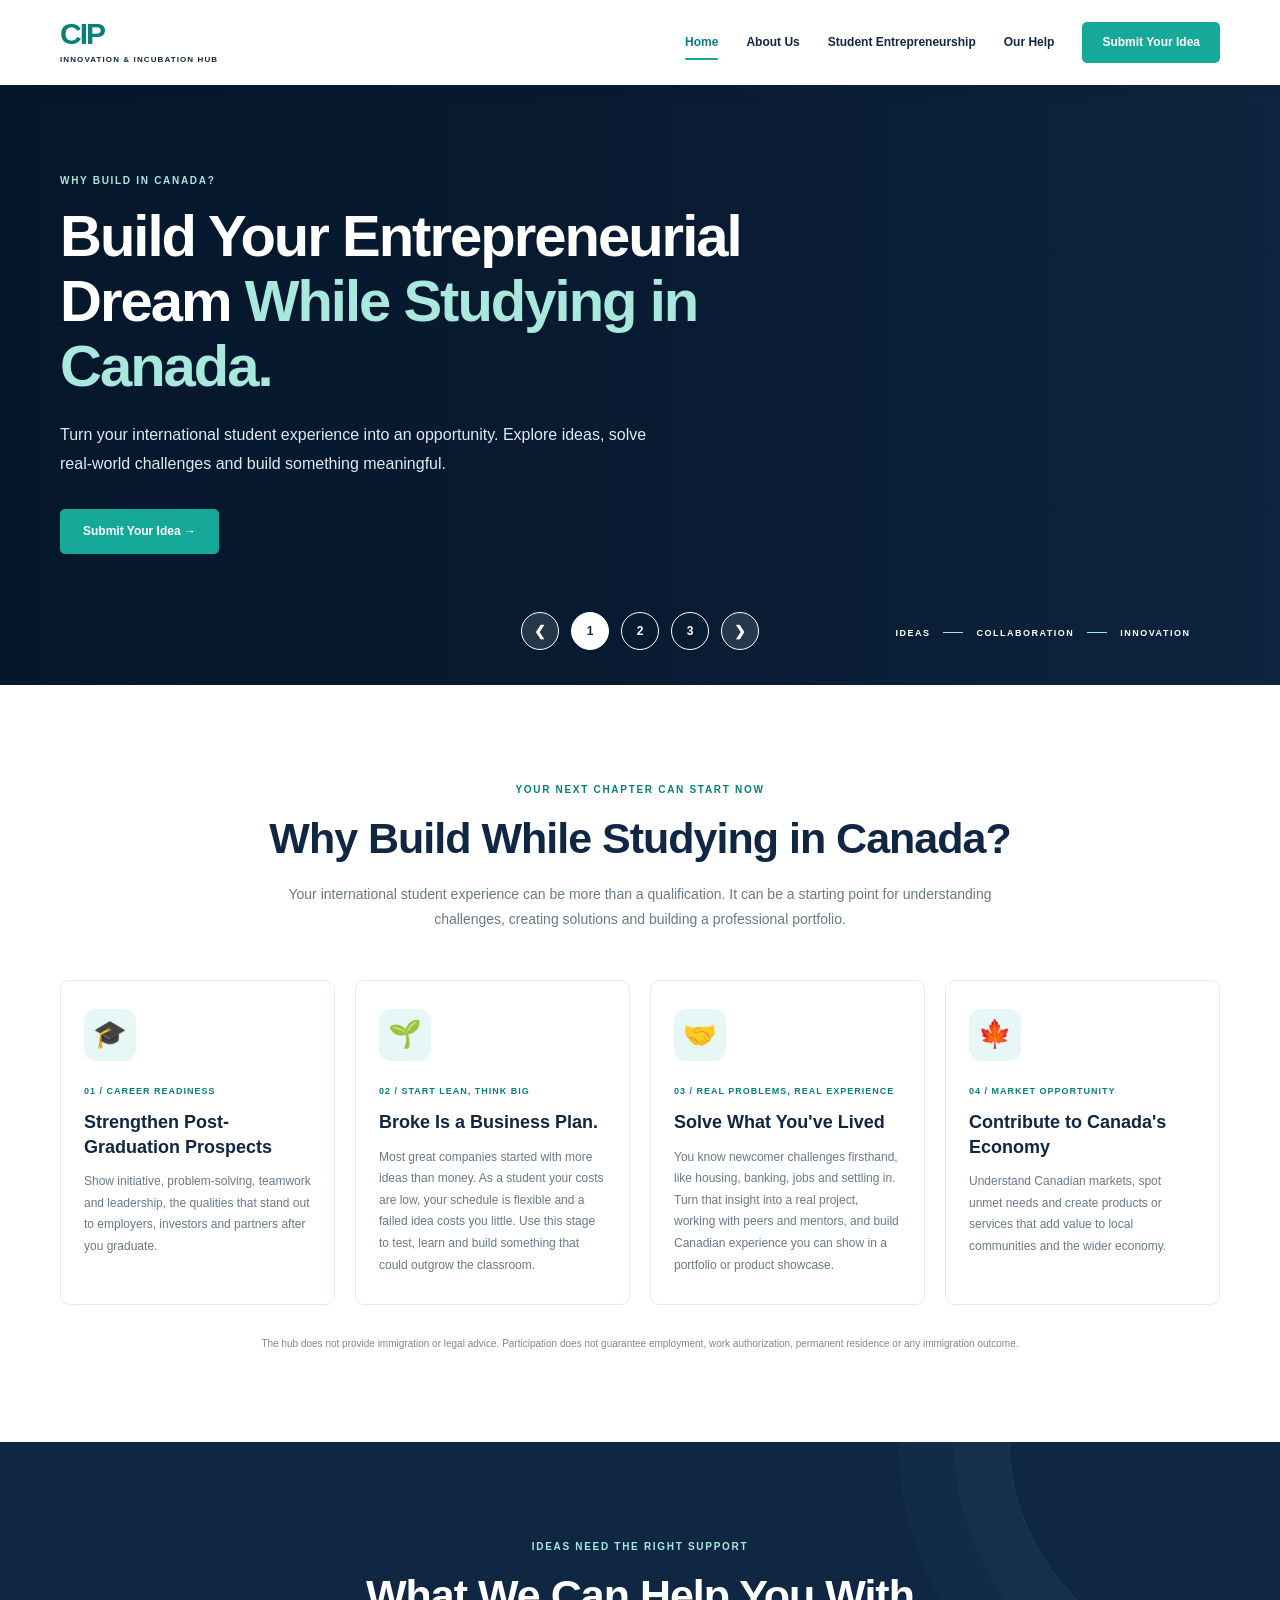
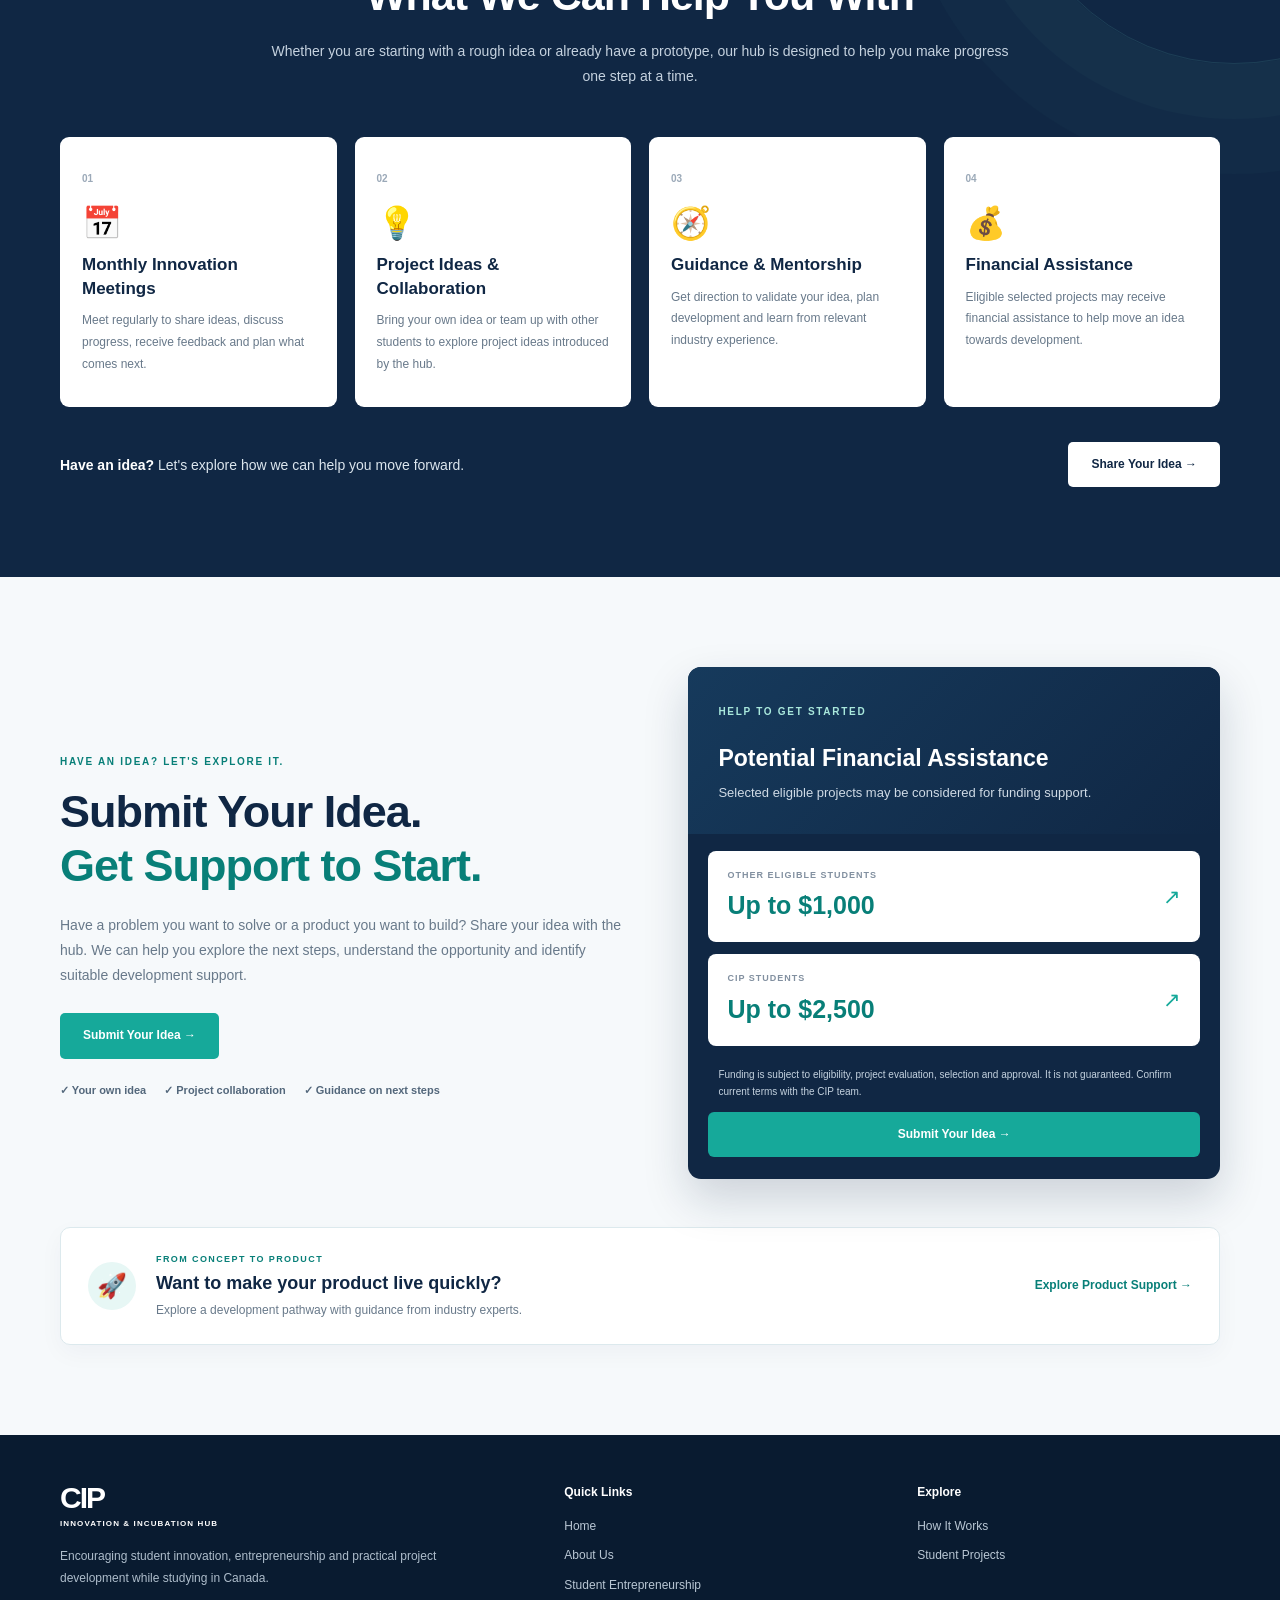
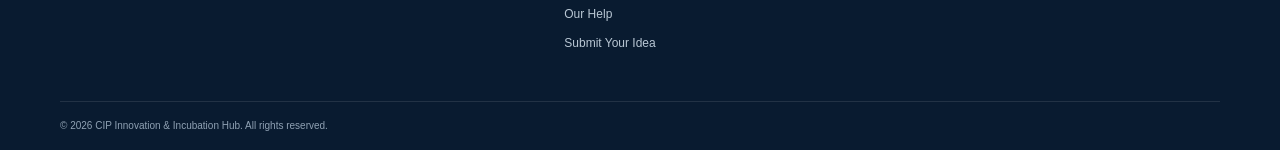
<file: index.html>
<!DOCTYPE html>
<html lang="en">
<head>
    <meta charset="UTF-8">
    <meta name="viewport" content="width=device-width, initial-scale=1.0">

    <meta name="description" content="CIP Innovation and Incubation Hub helps students in Canada turn ideas into real projects through mentorship, collaboration and support.">

    <title>CIP Innovation & Incubation Hub</title>

    <link rel="stylesheet" href="styles.css">
</head>

<body>

<!-- ================= NAVIGATION ================= -->

<header class="site-header">
    <div class="container nav-wrap">

        <a href="index.html" class="brand">
            <span class="brand-mark">CIP</span>
            <span class="brand-sub">INNOVATION & INCUBATION HUB</span>
        </a>

        <button class="menu-toggle" id="menuToggle" aria-label="Toggle navigation" aria-expanded="false">
            ☰
        </button>

        <nav class="main-nav" id="mainNav">
            <a href="index.html" class="active">Home</a>
            <a href="about.html">About Us</a>
            <a href="#student-entrepreneurship">Student Entrepreneurship</a>
            <a href="#our-help">Our Help</a>
            <!-- FEEDBACK 3: "Your Idea" is now a "Submit Your Idea" button -->
            <a href="submit-idea.html" class="nav-cta">Submit Your Idea</a>
        </nav>

    </div>
</header>


<main>

<!-- ================= SLIDESHOW ================= -->

<section class="hero" aria-label="Student innovation slideshow">

    <!-- Slide 1 -->
    <article class="hero-slide active"
        style="--hero-image:url('https://images.unsplash.com/photo-1523240795612-9a054b0db644?auto=format&fit=crop&w=2000&q=85')">

        <div class="hero-overlay"></div>

        <div class="container hero-content">

            <span class="eyebrow eyebrow-light">
                WHY BUILD IN CANADA?
            </span>

            <h1>
                Build Your Entrepreneurial Dream
                <span>While Studying in Canada.</span>
            </h1>

            <p>
                Turn your international student experience into an opportunity.
                Explore ideas, solve real-world challenges and build something meaningful.
            </p>

            <a href="submit-idea.html" class="btn btn-primary">
                Submit Your Idea →
            </a>

        </div>
    </article>


    <!-- Slide 2 -->
    <article class="hero-slide"
        style="--hero-image:url('https://images.unsplash.com/photo-1521737711867-e3b97375f902?auto=format&fit=crop&w=2000&q=85')">

        <div class="hero-overlay"></div>

        <div class="container hero-content">

            <span class="eyebrow eyebrow-light">
                COLLABORATE AND CREATE
            </span>

            <h1>
                Turn Your Ideas
                <span>Into Real Projects.</span>
            </h1>

            <p>
                Connect with other students, explore opportunities
                and develop solutions to real-world challenges.
            </p>

            <a href="#student-entrepreneurship" class="btn btn-primary">
                Explore Opportunities →
            </a>

        </div>
    </article>


    <!-- Slide 3 -->
    <article class="hero-slide"
        style="--hero-image:url('https://images.unsplash.com/photo-1517245386807-bb43f82c33c4?auto=format&fit=crop&w=2000&q=85')">

        <div class="hero-overlay"></div>

        <div class="container hero-content">

            <span class="eyebrow eyebrow-light">
                FROM IDEA TO PRODUCT
            </span>

            <h1>
                Make Your Idea
                <span>Something People Can Use.</span>
            </h1>

            <p>
                Get guidance, mentorship and practical support
                to take your ideas forward.
            </p>

            <a href="get-started.html" class="btn btn-primary">
                Get Started →
            </a>

        </div>
    </article>


    <!-- FEEDBACK 1: Previous / Next buttons now sit next to the slide numbers -->
    <div class="hero-controls">

        <button class="slider-arrow"
            id="prevSlide"
            aria-label="Previous slide">
            &#10094;
        </button>

        <button class="slide-dot active"
            data-slide="0"
            aria-label="Show slide 1">
            1
        </button>

        <button class="slide-dot"
            data-slide="1"
            aria-label="Show slide 2">
            2
        </button>

        <button class="slide-dot"
            data-slide="2"
            aria-label="Show slide 3">
            3
        </button>

        <button class="slider-arrow"
            id="nextSlide"
            aria-label="Next slide">
            &#10095;
        </button>

    </div>

    <div class="hero-bottom">
        <span>IDEAS</span>
        <i></i>
        <span>COLLABORATION</span>
        <i></i>
        <span>INNOVATION</span>
    </div>

</section>


<!-- ================= SECTION 2: STUDENT ENTREPRENEURSHIP ================= -->

<section class="section section-light" id="student-entrepreneurship">

    <div class="container">

        <div class="section-heading">

            <span class="eyebrow">
                YOUR NEXT CHAPTER CAN START NOW
            </span>

            <h2>Why Build While Studying in Canada?</h2>

            <p>
                Your international student experience can be more than a qualification.
                It can be a starting point for understanding challenges,
                creating solutions and building a professional portfolio.
            </p>

        </div>


        <!-- FEEDBACK 2: colourful icons instead of monochrome symbols -->
        <div class="benefit-grid">

            <article class="benefit-card">

                <div class="benefit-icon">🎓</div>

                <span class="card-index">
                    01 / CAREER READINESS
                </span>

                <h3>Strengthen Post-Graduation Prospects</h3>

                <p>
                    Show initiative, problem-solving, teamwork and leadership,
                    the qualities that stand out to employers, investors
                    and partners after you graduate.
                </p>

            </article>


            <article class="benefit-card">

                <div class="benefit-icon">🌱</div>

                <span class="card-index">
                    02 / START LEAN, THINK BIG
                </span>

                <h3>Broke Is a Business Plan.</h3>

                <p>
                    Most great companies started with more ideas than money.
                    As a student your costs are low, your schedule is flexible
                    and a failed idea costs you little. Use this stage to test,
                    learn and build something that could outgrow the classroom.
                </p>

            </article>


            <article class="benefit-card">

                <div class="benefit-icon">🤝</div>

                <span class="card-index">
                    03 / REAL PROBLEMS, REAL EXPERIENCE
                </span>

                <h3>Solve What You've Lived</h3>

                <p>
                    You know newcomer challenges firsthand, like housing,
                    banking, jobs and settling in. Turn that insight into a
                    real project, working with peers and mentors, and build
                    Canadian experience you can show in a portfolio or
                    product showcase.
                </p>

            </article>


            <article class="benefit-card">

                <div class="benefit-icon">🍁</div>

                <span class="card-index">
                    04 / MARKET OPPORTUNITY
                </span>

                <h3>Contribute to Canada's Economy</h3>

                <p>
                    Understand Canadian markets, spot unmet needs and create
                    products or services that add value to local communities
                    and the wider economy.
                </p>

            </article>

        </div>


        <p class="disclaimer">
            The hub does not provide immigration or legal advice.
            Participation does not guarantee employment, work authorization,
            permanent residence or any immigration outcome.
        </p>

    </div>

</section>


<!-- ================= SECTION 3: OUR HELP ================= -->

<section class="section support-section" id="our-help">

    <div class="container">

        <div class="section-heading section-heading-dark">

            <span class="eyebrow eyebrow-light">
                IDEAS NEED THE RIGHT SUPPORT
            </span>

            <h2>What We Can Help You With</h2>

            <p>
                Whether you are starting with a rough idea or already
                have a prototype, our hub is designed to help you
                make progress one step at a time.
            </p>

        </div>


        <!-- FEEDBACK 2: colourful icons instead of monochrome symbols -->
        <div class="support-grid">

            <article class="support-item">

                <span class="support-number">01</span>

                <div class="support-symbol">📅</div>

                <h3>Monthly Innovation Meetings</h3>

                <p>
                    Meet regularly to share ideas, discuss progress,
                    receive feedback and plan what comes next.
                </p>

            </article>


            <article class="support-item">

                <span class="support-number">02</span>

                <div class="support-symbol">💡</div>

                <h3>Project Ideas & Collaboration</h3>

                <p>
                    Bring your own idea or team up with other students
                    to explore project ideas introduced by the hub.
                </p>

            </article>


            <article class="support-item">

                <span class="support-number">03</span>

                <div class="support-symbol">🧭</div>

                <h3>Guidance & Mentorship</h3>

                <p>
                    Get direction to validate your idea, plan development
                    and learn from relevant industry experience.
                </p>

            </article>


            <article class="support-item">

                <span class="support-number">04</span>

                <div class="support-symbol">💰</div>

                <h3>Financial Assistance</h3>

                <p>
                    Eligible selected projects may receive financial
                    assistance to help move an idea towards development.
                </p>

            </article>

        </div>


        <div class="support-footer">

            <p>
                <strong>Have an idea?</strong>
                Let's explore how we can help you move forward.
            </p>

            <a href="#your-idea" class="btn btn-light">
                Share Your Idea →
            </a>

        </div>

    </div>

</section>


<!-- ================= SECTION 4: YOUR IDEA ================= -->

<section class="section section-tint" id="your-idea">

    <div class="container">

        <div class="idea-layout">

            <div class="idea-copy">

                <span class="eyebrow">
                    HAVE AN IDEA? LET'S EXPLORE IT.
                </span>

                <h2>
                    Submit Your Idea.
                    <br>
                    <span>Get Support to Start.</span>
                </h2>

                <p>
                    Have a problem you want to solve or a product
                    you want to build? Share your idea with the hub.
                    We can help you explore the next steps,
                    understand the opportunity and identify
                    suitable development support.
                </p>

                <a href="submit-idea.html" class="btn btn-primary">
                    Submit Your Idea →
                </a>

                <div class="mini-points">

                    <span>✓ Your own idea</span>

                    <span>✓ Project collaboration</span>

                    <span>✓ Guidance on next steps</span>

                </div>

            </div>


            <!-- FEEDBACK 5: whole funding card is now a link to the Submit Idea page -->

            <a href="submit-idea.html" class="funding-card"
               aria-label="Potential financial assistance - submit your idea">

                <div class="funding-top">

                    <span class="eyebrow eyebrow-light">
                        HELP TO GET STARTED
                    </span>

                    <h3>Potential Financial Assistance</h3>

                    <p>
                        Selected eligible projects may be considered
                        for funding support.
                    </p>

                </div>


                <div class="funding-amounts">

                    <div class="funding-row">

                        <div>
                            <small>OTHER ELIGIBLE STUDENTS</small>
                            <strong>Up to $1,000</strong>
                        </div>

                        <span class="funding-arrow">↗</span>

                    </div>


                    <div class="funding-row">

                        <div>
                            <small>CIP STUDENTS</small>
                            <strong>Up to $2,500</strong>
                        </div>

                        <span class="funding-arrow">↗</span>

                    </div>

                </div>


                <p class="funding-note">
                    Funding is subject to eligibility, project evaluation,
                    selection and approval. It is not guaranteed.
                    Confirm current terms with the CIP team.
                </p>

                <span class="funding-cta">Submit Your Idea →</span>

            </a>

        </div>


        <!-- Product development callout -->

        <a href="get-started.html" class="product-callout">

            <span class="callout-icon">🚀</span>

            <span class="callout-copy">

                <small>FROM CONCEPT TO PRODUCT</small>

                <strong>
                    Want to make your product live quickly?
                </strong>

                <em>
                    Explore a development pathway with guidance
                    from industry experts.
                </em>

            </span>

            <span class="callout-link">
                Explore Product Support →
            </span>

        </a>

    </div>

</section>

</main>


<!-- ================= FOOTER ================= -->

<footer class="site-footer">

    <div class="container footer-main">

        <div>

            <a href="index.html" class="brand brand-footer">

                <span class="brand-mark">CIP</span>

                <span class="brand-sub">
                    INNOVATION & INCUBATION HUB
                </span>

            </a>

            <p>
                Encouraging student innovation, entrepreneurship
                and practical project development while studying in Canada.
            </p>

        </div>


        <div class="footer-nav">

            <strong>Quick Links</strong>

            <a href="index.html">Home</a>

            <a href="about.html">About Us</a>

            <a href="#student-entrepreneurship">
                Student Entrepreneurship
            </a>

            <a href="#our-help">Our Help</a>

            <a href="submit-idea.html">Submit Your Idea</a>

        </div>


        <div class="footer-nav">

            <strong>Explore</strong>

            <a href="get-started.html">How It Works</a>

            <a href="projects.html">Student Projects</a>

        </div>

    </div>


    <div class="container footer-bottom">

        © 2026 CIP Innovation & Incubation Hub.
        All rights reserved.

    </div>

</footer>


<!-- ================= JAVASCRIPT ================= -->

<script>

    // SLIDESHOW

    const slides = document.querySelectorAll(".hero-slide");
    const dots = document.querySelectorAll(".slide-dot");
    const previousButton = document.getElementById("prevSlide");
    const nextButton = document.getElementById("nextSlide");

    let currentSlide = 0;
    let slideTimer;

    function showSlide(index) {
        slides[currentSlide].classList.remove("active");
        dots[currentSlide].classList.remove("active");

        currentSlide = (index + slides.length) % slides.length;

        slides[currentSlide].classList.add("active");
        dots[currentSlide].classList.add("active");

        resetTimer();
    }

    function nextSlide() {
        showSlide(currentSlide + 1);
    }

    function previousSlide() {
        showSlide(currentSlide - 1);
    }

    function resetTimer() {
        clearInterval(slideTimer);
        slideTimer = setInterval(nextSlide, 3500);
    }

    nextButton.addEventListener("click", nextSlide);
    previousButton.addEventListener("click", previousSlide);

    dots.forEach((dot) => {
        dot.addEventListener("click", () => {
            showSlide(Number(dot.dataset.slide));
        });
    });


    // MOBILE NAVIGATION

    const menuToggle = document.getElementById("menuToggle");
    const mainNav = document.getElementById("mainNav");

    menuToggle.addEventListener("click", () => {
        mainNav.classList.toggle("open");
        menuToggle.setAttribute("aria-expanded", mainNav.classList.contains("open"));
    });

    // Close mobile menu after selecting a link
    document.querySelectorAll(".main-nav a").forEach((link) => {
        link.addEventListener("click", () => {
            mainNav.classList.remove("open");
            menuToggle.setAttribute("aria-expanded", "false");
        });
    });


    // HIGHLIGHT THE MENU ITEM FOR THE SECTION YOU ARE LOOKING AT
    // Top of page = Home, then Student Entrepreneurship, then Our Help.

    const navItems = {
        "top": document.querySelector('.main-nav a[href="index.html"]'),
        "student-entrepreneurship": document.querySelector('.main-nav a[href="#student-entrepreneurship"]'),
        "our-help": document.querySelector('.main-nav a[href="#our-help"]')
    };

    const trackedSections = ["student-entrepreneurship", "our-help"]
        .map((id) => document.getElementById(id));

    function updateActiveNav() {
        const headerHeight = document.querySelector(".site-header").offsetHeight;
        const scrollLine = window.scrollY + headerHeight + 120;

        let current = "top";

        trackedSections.forEach((section) => {
            if (section.offsetTop <= scrollLine) {
                current = section.id;
            }
        });

        Object.entries(navItems).forEach(([key, link]) => {
            const isCurrent = key === current;
            link.classList.toggle("active", isCurrent);

            if (isCurrent) {
                link.setAttribute("aria-current", key === "top" ? "page" : "location");
            } else {
                link.removeAttribute("aria-current");
            }
        });
    }

    window.addEventListener("scroll", updateActiveNav, { passive: true });
    window.addEventListener("resize", updateActiveNav);
    window.addEventListener("hashchange", updateActiveNav);
    updateActiveNav();


    // Pause automatic slideshow when the user hovers over it

    const hero = document.querySelector(".hero");

    hero.addEventListener("mouseenter", () => clearInterval(slideTimer));
    hero.addEventListener("mouseleave", () => resetTimer());


    // Start automatic slideshow
    resetTimer();

</script>

</body>
</html>
</file>
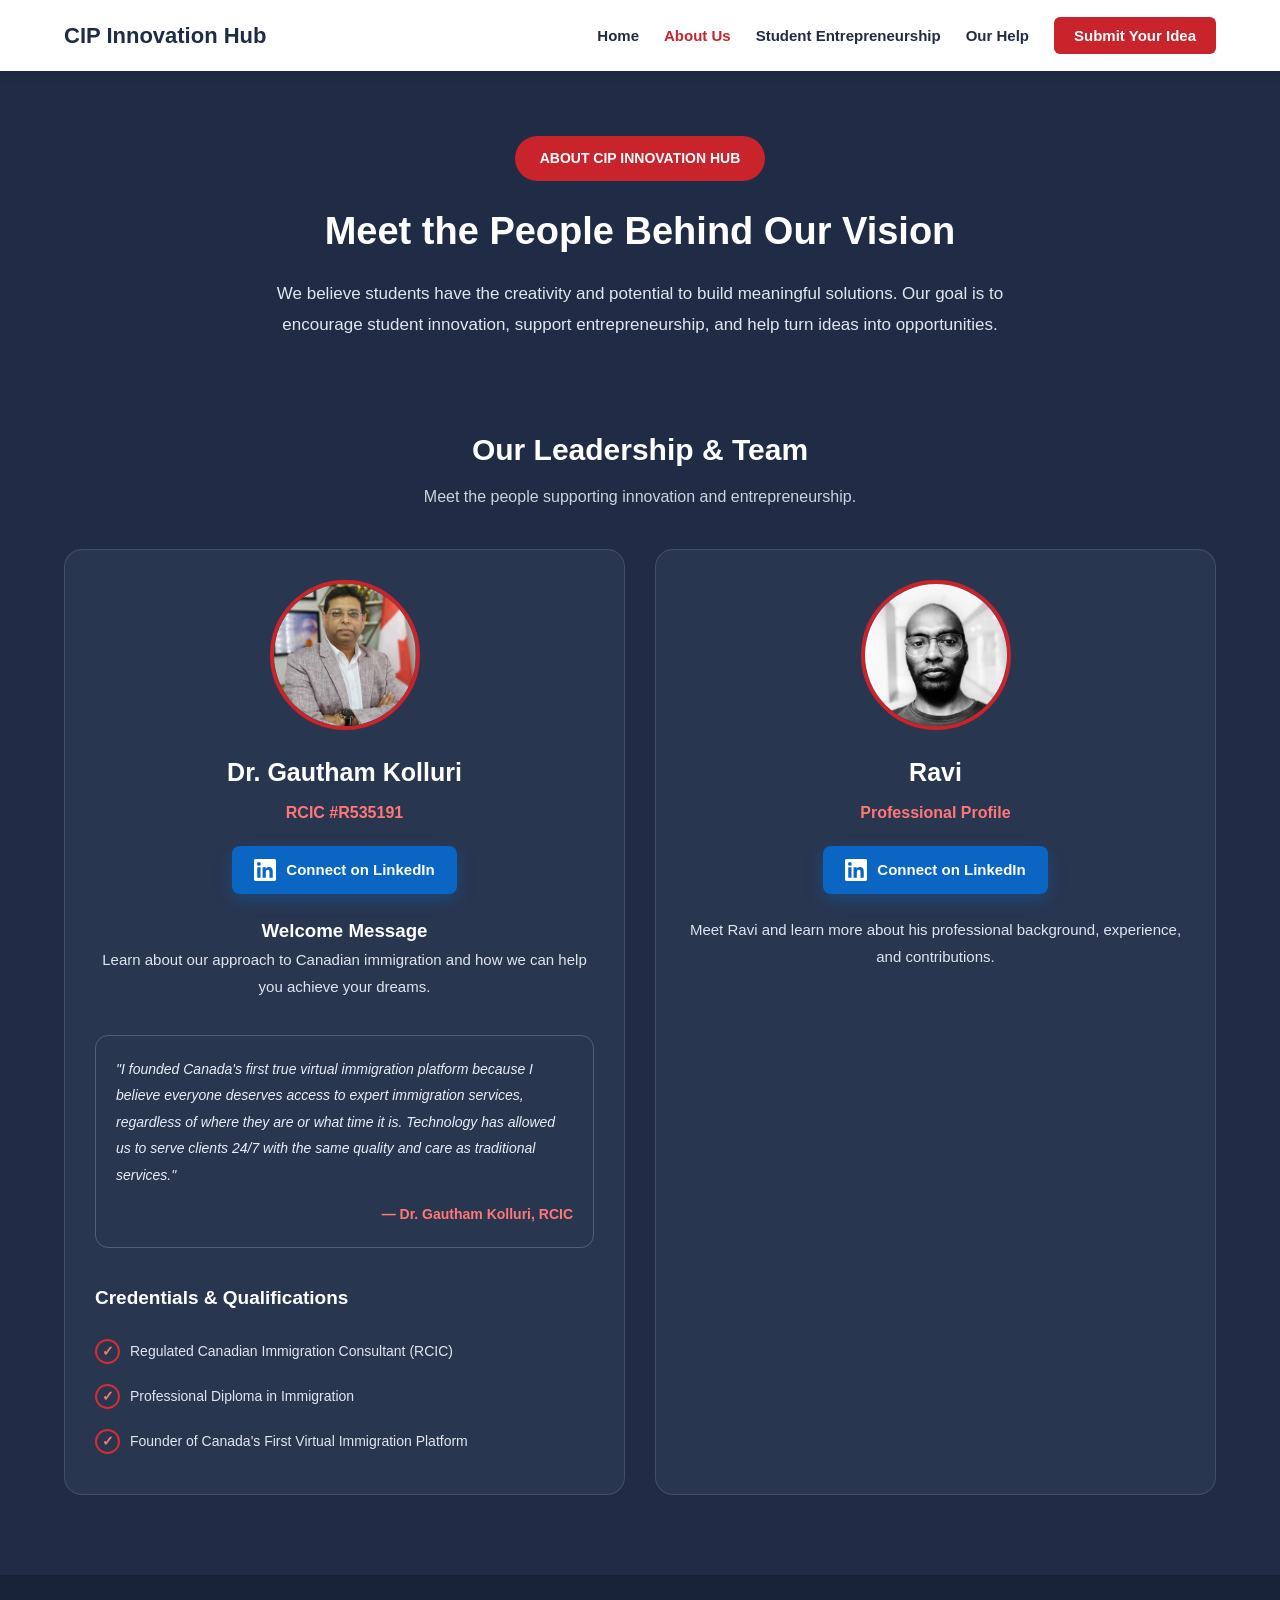
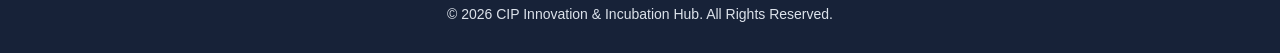
<file: about.html>
<!DOCTYPE html>
<html lang="en">

<head>
    <meta charset="UTF-8">
    <meta name="viewport" content="width=device-width, initial-scale=1.0">

    <title>About Us | CIP Innovation & Incubation Hub</title>

    <style>

        /* =========================
           GLOBAL STYLES
        ========================= */

        * {
            margin: 0;
            padding: 0;
            box-sizing: border-box;
        }

        body {
            font-family: Arial, Helvetica, sans-serif;
            background: #202c45;
            color: white;
            line-height: 1.6;
        }


        /* =========================
           NAVIGATION
        ========================= */

        header {
            background: #ffffff;
            box-shadow: 0 3px 12px rgba(0, 0, 0, 0.12);
            position: sticky;
            top: 0;
            z-index: 1000;
        }

        .navbar {
            max-width: 1400px;
            margin: auto;
            padding: 18px 5%;
            display: flex;
            justify-content: space-between;
            align-items: center;
        }

        .logo a {
            text-decoration: none;
            color: #202c45;
            font-size: 22px;
            font-weight: bold;
        }

        .nav-links {
            display: flex;
            align-items: center;
            gap: 25px;
            list-style: none;
        }

        .nav-links a {
            text-decoration: none;
            color: #202c45;
            font-size: 15px;
            font-weight: 600;
            transition: 0.3s;
        }

        .nav-links a:hover,
        .nav-links a.active {
            color: #c9232b;
        }

        /* FEEDBACK 3: "Submit Your Idea" nav button */
        .nav-links a.nav-cta {
            background: #c9232b;
            color: #ffffff;
            padding: 10px 20px;
            border-radius: 6px;
        }

        .nav-links a.nav-cta:hover {
            background: #a81c23;
            color: #ffffff;
        }

        .menu-toggle {
            display: none;
            background: #c9232b;
            color: white;
            border: none;
            padding: 8px 14px;
            border-radius: 7px;
            font-size: 23px;
            cursor: pointer;
        }


        /* =========================
           ABOUT US HERO
        ========================= */

        .about-hero {
            text-align: center;
            padding: 65px 20px 50px;
            background: #202c45;
        }

        .section-label {
            display: inline-block;
            background: #c9232b;
            color: white;
            padding: 11px 25px;
            border-radius: 30px;
            font-size: 14px;
            font-weight: bold;
            margin-bottom: 20px;
        }

        .about-hero h1 {
            font-size: 38px;
            margin-bottom: 18px;
        }

        .about-hero p {
            max-width: 800px;
            margin: auto;
            color: #e1e6ef;
            font-size: 17px;
            line-height: 1.8;
        }


        /* =========================
           TEAM SECTION
        ========================= */

        .team-section {
            background: #202c45;
            padding: 35px 5% 80px;
        }

        .team-heading {
            text-align: center;
            margin-bottom: 40px;
        }

        .team-heading h2 {
            font-size: 30px;
            margin-bottom: 10px;
        }

        .team-heading p {
            color: #cbd3df;
        }

        .team-container {
            max-width: 1200px;
            margin: auto;
            display: grid;
            /* Two profiles side by side */
            grid-template-columns: repeat(2, minmax(0, 1fr));
            gap: 30px;
            align-items: stretch;
        }


        /* =========================
           CLICKABLE PROFILE LINKS
        ========================= */

        .profile-link {
            display: block;
            color: inherit;
            text-decoration: none;
            height: 100%;
            border-radius: 18px;
        }

        .profile-link:focus-visible {
            outline: 3px solid #ff7777;
            outline-offset: 5px;
        }


        /* =========================
           PROFILE CARDS
        ========================= */

        .profile-card {
            background: #293650;
            border: 1px solid rgba(255, 255, 255, 0.12);
            border-radius: 18px;
            padding: 30px;
            height: 100%;
            display: flex;
            flex-direction: column;
            transition: transform 0.3s, box-shadow 0.3s;
        }

        .profile-card:hover {
            transform: translateY(-5px);
            box-shadow: 0 12px 30px rgba(0, 0, 0, 0.3);
        }

        .profile-image {
            width: 150px;
            height: 150px;
            border-radius: 50%;
            object-fit: cover;
            display: block;
            margin: 0 auto 22px;
            border: 4px solid #c9232b;
            background: #e4e7ec;
        }

        .profile-content {
            text-align: center;
        }

        .profile-content h2 {
            font-size: 25px;
            margin-bottom: 8px;
        }

        .profile-role {
            color: #ff7777;
            font-weight: bold;
            margin-bottom: 20px;
        }

        .profile-description {
            color: #e0e5ed;
            font-size: 15px;
            line-height: 1.8;
            margin-bottom: 20px;
        }


        /* =========================
           FOUNDER QUOTE
        ========================= */

        .quote-box {
            text-align: left;
            border: 1px solid rgba(255, 255, 255, 0.2);
            padding: 20px;
            border-radius: 13px;
            margin: 15px 0 25px;
            color: #e9edf5;
            font-style: italic;
            font-size: 14px;
            line-height: 1.9;
        }

        .quote-author {
            color: #ff7777;
            font-weight: bold;
            text-align: right;
            margin-top: 12px;
            font-style: normal;
        }


        /* =========================
           CREDENTIALS
        ========================= */

        .credentials {
            text-align: left;
            margin-top: 10px;
        }

        .credentials h3 {
            font-size: 19px;
            margin-bottom: 15px;
        }

        .credentials ul {
            list-style: none;
        }

        .credentials li {
            padding: 10px 0;
            color: #e1e6ef;
            font-size: 14px;
        }

        .credentials li::before {
            content: "✓";
            display: inline-flex;
            justify-content: center;
            align-items: center;
            width: 21px;
            height: 21px;
            border: 2px solid #d52d35;
            border-radius: 50%;
            color: #ff7777;
            font-weight: bold;
            margin-right: 10px;
        }


        /* =========================
           LINKEDIN BUTTON
        ========================= */

        .linkedin-btn {
            margin: 0 auto 22px;

            display: inline-flex;
            align-items: center;
            gap: 10px;

            padding: 12px 22px;
            border-radius: 8px;

            background: #0a66c2;
            color: #ffffff;
            text-decoration: none;
            font-size: 15px;
            font-weight: bold;

            box-shadow: 0 6px 16px rgba(10, 102, 194, 0.35);
            transition: background 0.2s, transform 0.2s, box-shadow 0.2s;
        }

        .linkedin-btn svg {
            width: 22px;
            height: 22px;
            fill: #ffffff;
            flex-shrink: 0;
        }

        .linkedin-btn:hover {
            background: #004182;
            transform: translateY(-2px);
            box-shadow: 0 10px 22px rgba(10, 102, 194, 0.45);
        }

        .linkedin-btn:focus-visible {
            outline: 3px solid #ffffff;
            outline-offset: 3px;
        }



        /* =========================
           FOOTER
        ========================= */

        footer {
            background: #172238;
            color: #dce2eb;
            padding: 28px 20px;
            text-align: center;
            font-size: 14px;
        }


        /* =========================
           TABLET RESPONSIVE
        ========================= */

        @media (max-width: 900px) {

            .navbar {
                padding: 15px 4%;
            }

            .nav-links {
                gap: 14px;
            }

            .nav-links a {
                font-size: 13px;
            }

            .profile-card {
                padding: 22px;
            }

        }


        /* =========================
           MOBILE RESPONSIVE
        ========================= */

        @media (max-width: 768px) {

            .navbar {
                flex-wrap: wrap;
            }

            .logo a {
                font-size: 19px;
            }

            .menu-toggle {
                display: block;
            }

            .nav-links {
                display: none;
                flex-direction: column;
                align-items: flex-start;
                width: 100%;
                padding: 20px 0 5px;
                gap: 18px;
            }

            .nav-links.active {
                display: flex;
            }

            .about-hero {
                padding: 45px 20px;
            }

            .about-hero h1 {
                font-size: 28px;
            }

            .about-hero p {
                font-size: 15px;
            }

            /* Stack profiles vertically on mobile */
            .team-container {
                grid-template-columns: 1fr;
                max-width: 500px;
            }

            .profile-card {
                padding: 23px;
            }

            .team-heading h2 {
                font-size: 25px;
            }

        }

    </style>

</head>

<body>


    <!-- =========================
         NAVIGATION BAR
    ========================= -->

    <header>

        <nav class="navbar">

            <div class="logo">
                <a href="index.html">CIP Innovation Hub</a>
            </div>

            <button
                class="menu-toggle"
                id="menuToggle"
                aria-label="Toggle navigation"
                aria-expanded="false">
                ☰
            </button>

            <ul class="nav-links" id="navLinks">

                <li><a href="index.html">Home</a></li>

                <li><a href="about.html" class="active">About Us</a></li>

                <li>
                    <a href="index.html#student-entrepreneurship">
                        Student Entrepreneurship
                    </a>
                </li>

                <li><a href="index.html#our-help">Our Help</a></li>

                <!-- FEEDBACK 3: "Your Idea" is now a "Submit Your Idea" button -->
                <li><a href="submit-idea.html" class="nav-cta">Submit Your Idea</a></li>

            </ul>

        </nav>

    </header>


    <!-- =========================
         ABOUT US INTRODUCTION
    ========================= -->

    <section class="about-hero">

        <span class="section-label">
            ABOUT CIP INNOVATION HUB
        </span>

        <h1>Meet the People Behind Our Vision</h1>

        <p>
            We believe students have the creativity and potential
            to build meaningful solutions. Our goal is to encourage
            student innovation, support entrepreneurship, and help
            turn ideas into opportunities.
        </p>

    </section>


    <!-- =========================
         TEAM PROFILES
    ========================= -->

    <section class="team-section">

        <div class="team-heading">

            <h2>Our Leadership & Team</h2>

            <p>
                Meet the people supporting innovation and entrepreneurship.
            </p>

        </div>


        <div class="team-container">


            <!-- FIRST PROFILE: DR. GAUTHAM KOLLURI -->
            <!-- FEEDBACK 4: "FOUNDER & INNOVATOR" tag removed -->

            <div class="profile-link">

                <div class="profile-card">

                    <div class="profile-content">

                        <img
                            src="[data-uri]"
                            alt="Dr. Gautham Kolluri"
                            class="profile-image"
                            onerror="this.style.display='none';"
                        >

                        <h2>Dr. Gautham Kolluri</h2>

                        <div class="profile-role">
                            RCIC #R535191
                        </div>

                        <!-- LinkedIn button (below the title) -->
                        <a class="linkedin-btn"
                           href="https://www.linkedin.com/in/gauthamkolluri/"
                           target="_blank"
                           rel="noopener noreferrer"
                           aria-label="Dr. Gautham Kolluri on LinkedIn (opens in a new tab)">
                            <svg viewBox="0 0 24 24" aria-hidden="true"><path d="M20.45 20.45h-3.56v-5.57c0-1.33-.02-3.04-1.85-3.04-1.85 0-2.14 1.45-2.14 2.94v5.67H9.34V9h3.42v1.56h.05c.48-.9 1.64-1.85 3.37-1.85 3.6 0 4.27 2.37 4.27 5.46v6.28zM5.34 7.43a2.06 2.06 0 1 1 0-4.13 2.06 2.06 0 0 1 0 4.13zM7.12 20.45H3.56V9h3.56v11.45zM22.22 0H1.77C.79 0 0 .77 0 1.73v20.54C0 23.23.79 24 1.77 24h20.45c.98 0 1.78-.77 1.78-1.73V1.73C24 .77 23.2 0 22.22 0z"/></svg>
                            <span>Connect on LinkedIn</span>
                        </a>

                        <h3>Welcome Message</h3>

                        <p class="profile-description">
                            Learn about our approach to Canadian immigration
                            and how we can help you achieve your dreams.
                        </p>

                    </div>


                    <div class="quote-box">

                        "I founded Canada's first true virtual immigration
                        platform because I believe everyone deserves access
                        to expert immigration services, regardless of where
                        they are or what time it is. Technology has allowed
                        us to serve clients 24/7 with the same quality and
                        care as traditional services."

                        <div class="quote-author">
                            — Dr. Gautham Kolluri, RCIC
                        </div>

                    </div>


                    <div class="credentials">

                        <h3>Credentials & Qualifications</h3>

                        <ul>
                            <li>Regulated Canadian Immigration Consultant (RCIC)</li>
                            <li>Professional Diploma in Immigration</li>
                            <li>Founder of Canada's First Virtual Immigration Platform</li>
                        </ul>

                    </div>

                </div>

            </div>


            <!-- SECOND PROFILE: RAVI -->
            <!-- FEEDBACK 4: "OUR TEAM" tag removed -->

            <div class="profile-link">

                <div class="profile-card">

                    <div class="profile-content">

                        <img
                            src="[data-uri]"
                            alt="Ravi"
                            class="profile-image"
                            onerror="this.style.display='none';"
                        >

                        <h2>Ravi</h2>

                        <div class="profile-role">
                            Professional Profile
                        </div>

                        <!-- LinkedIn button (below the title) -->
                        <a class="linkedin-btn"
                           href="https://www.linkedin.com/in/ravicm/"
                           target="_blank"
                           rel="noopener noreferrer"
                           aria-label="Ravi on LinkedIn (opens in a new tab)">
                            <svg viewBox="0 0 24 24" aria-hidden="true"><path d="M20.45 20.45h-3.56v-5.57c0-1.33-.02-3.04-1.85-3.04-1.85 0-2.14 1.45-2.14 2.94v5.67H9.34V9h3.42v1.56h.05c.48-.9 1.64-1.85 3.37-1.85 3.6 0 4.27 2.37 4.27 5.46v6.28zM5.34 7.43a2.06 2.06 0 1 1 0-4.13 2.06 2.06 0 0 1 0 4.13zM7.12 20.45H3.56V9h3.56v11.45zM22.22 0H1.77C.79 0 0 .77 0 1.73v20.54C0 23.23.79 24 1.77 24h20.45c.98 0 1.78-.77 1.78-1.73V1.73C24 .77 23.2 0 22.22 0z"/></svg>
                            <span>Connect on LinkedIn</span>
                        </a>

                        <p class="profile-description">
                            Meet Ravi and learn more about his professional
                            background, experience, and contributions.
                        </p>

                    </div>

                </div>

            </div>


        </div>

    </section>


    <!-- =========================
         FOOTER
    ========================= -->

    <footer>
        <p>
            © 2026 CIP Innovation & Incubation Hub.
            All Rights Reserved.
        </p>
    </footer>


    <!-- =========================
         MOBILE NAVIGATION SCRIPT
    ========================= -->

    <script>

        const menuToggle = document.getElementById("menuToggle");
        const navLinks = document.getElementById("navLinks");

        menuToggle.addEventListener("click", function () {
            navLinks.classList.toggle("active");

            const isExpanded = menuToggle.getAttribute("aria-expanded") === "true";
            menuToggle.setAttribute("aria-expanded", String(!isExpanded));
        });

        document.querySelectorAll(".nav-links a").forEach(function (link) {
            link.addEventListener("click", function () {
                navLinks.classList.remove("active");
                menuToggle.setAttribute("aria-expanded", "false");
            });
        });

    </script>

</body>

</html>
</file>
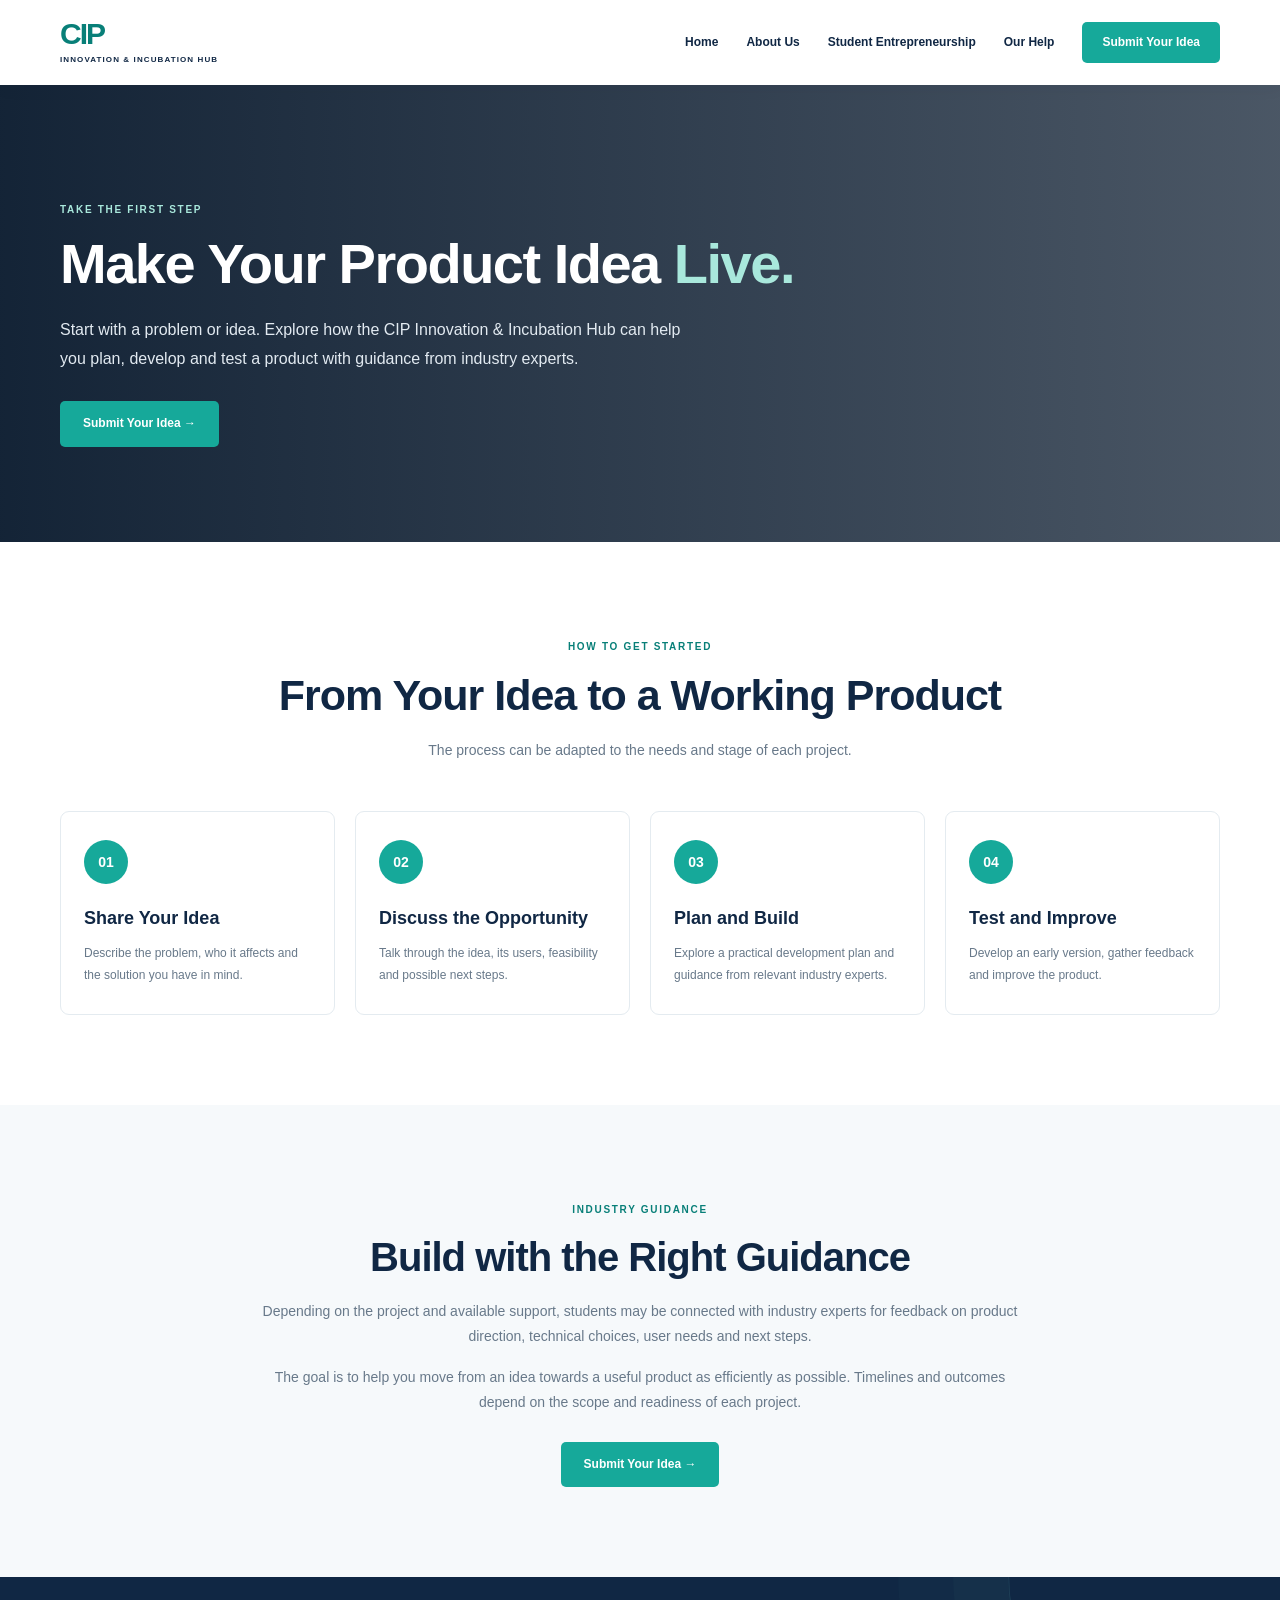
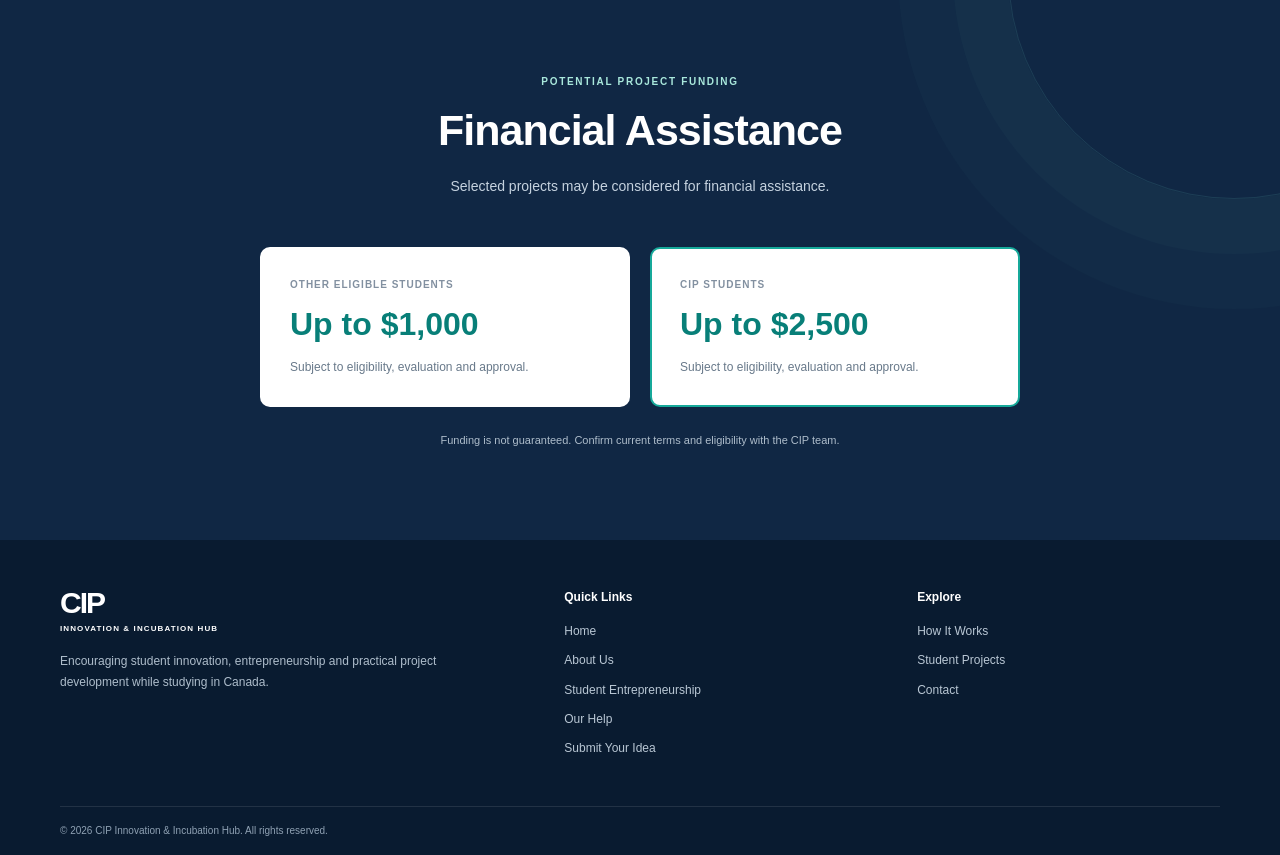
<file: get-started.html>
<!DOCTYPE html>
<html lang="en">
<head>
    <meta charset="UTF-8">
    <meta name="viewport" content="width=device-width, initial-scale=1.0">

    <meta name="description" content="Learn how to submit an idea and explore product development support from the CIP Innovation & Incubation Hub.">

    <title>How It Works | CIP Innovation & Incubation Hub</title>

    <link rel="stylesheet" href="styles.css">
</head>

<body>

<!-- ================= NAVIGATION (same as Home) ================= -->

<header class="site-header">
    <div class="container nav-wrap">

        <a href="index.html" class="brand">
            <span class="brand-mark">CIP</span>
            <span class="brand-sub">INNOVATION & INCUBATION HUB</span>
        </a>

        <button class="menu-toggle" id="menuToggle" aria-label="Toggle navigation" aria-expanded="false">
            ☰
        </button>

        <nav class="main-nav" id="mainNav">
            <a href="index.html">Home</a>
            <a href="about.html">About Us</a>
            <a href="index.html#student-entrepreneurship">Student Entrepreneurship</a>
            <a href="index.html#our-help">Our Help</a>
            <a href="submit-idea.html" class="nav-cta">Submit Your Idea</a>
        </nav>

    </div>
</header>


<main>

<!-- ================= PAGE INTRODUCTION ================= -->

<section class="page-hero">
    <div class="container">

        <span class="eyebrow eyebrow-light">TAKE THE FIRST STEP</span>

        <h1>
            Make Your Product Idea
            <span>Live.</span>
        </h1>

        <p>
            Start with a problem or idea. Explore how the CIP Innovation
            &amp; Incubation Hub can help you plan, develop and test a
            product with guidance from industry experts.
        </p>

        <a href="submit-idea.html" class="btn btn-primary">
            Submit Your Idea →
        </a>

    </div>
</section>


<!-- ================= DEVELOPMENT PROCESS ================= -->

<section class="section section-light">
    <div class="container">

        <div class="section-heading">

            <span class="eyebrow">HOW TO GET STARTED</span>

            <h2>From Your Idea to a Working Product</h2>

            <p>
                The process can be adapted to the needs
                and stage of each project.
            </p>

        </div>


        <div class="steps-grid">

            <article class="step-card">
                <div class="step-number">01</div>
                <h3>Share Your Idea</h3>
                <p>Describe the problem, who it affects and the solution you have in mind.</p>
            </article>

            <article class="step-card">
                <div class="step-number">02</div>
                <h3>Discuss the Opportunity</h3>
                <p>Talk through the idea, its users, feasibility and possible next steps.</p>
            </article>

            <article class="step-card">
                <div class="step-number">03</div>
                <h3>Plan and Build</h3>
                <p>Explore a practical development plan and guidance from relevant industry experts.</p>
            </article>

            <article class="step-card">
                <div class="step-number">04</div>
                <h3>Test and Improve</h3>
                <p>Develop an early version, gather feedback and improve the product.</p>
            </article>

        </div>

    </div>
</section>


<!-- ================= INDUSTRY GUIDANCE ================= -->

<section class="section section-tint">
    <div class="container">

        <div class="guidance-copy guidance-copy-centered">

            <span class="eyebrow">INDUSTRY GUIDANCE</span>

            <h2>Build with the Right Guidance</h2>

            <p>
                Depending on the project and available support,
                students may be connected with industry experts
                for feedback on product direction, technical choices,
                user needs and next steps.
            </p>

            <p>
                The goal is to help you move from an idea towards
                a useful product as efficiently as possible.
                Timelines and outcomes depend on the scope
                and readiness of each project.
            </p>

            <a href="submit-idea.html" class="btn btn-primary">
                Submit Your Idea →
            </a>

        </div>

    </div>
</section>


<!-- ================= FINANCIAL ASSISTANCE ================= -->

<section class="section support-section">
    <div class="container">

        <div class="section-heading section-heading-dark">

            <span class="eyebrow eyebrow-light">POTENTIAL PROJECT FUNDING</span>

            <h2>Financial Assistance</h2>

            <p>Selected projects may be considered for financial assistance.</p>

        </div>


        <div class="funding-options">

            <article class="funding-option">
                <span>OTHER ELIGIBLE STUDENTS</span>
                <strong>Up to $1,000</strong>
                <p>Subject to eligibility, evaluation and approval.</p>
            </article>

            <article class="funding-option featured">
                <span>CIP STUDENTS</span>
                <strong>Up to $2,500</strong>
                <p>Subject to eligibility, evaluation and approval.</p>
            </article>

        </div>


        <p class="fineprint">
            Funding is not guaranteed.
            Confirm current terms and eligibility with the CIP team.
        </p>

    </div>
</section>

</main>


<!-- ================= FOOTER (same as Home) ================= -->

<footer class="site-footer">

    <div class="container footer-main">

        <div>
            <a href="index.html" class="brand brand-footer">
                <span class="brand-mark">CIP</span>
                <span class="brand-sub">INNOVATION & INCUBATION HUB</span>
            </a>

            <p>
                Encouraging student innovation, entrepreneurship
                and practical project development while studying in Canada.
            </p>
        </div>

        <div class="footer-nav">
            <strong>Quick Links</strong>
            <a href="index.html">Home</a>
            <a href="about.html">About Us</a>
            <a href="index.html#student-entrepreneurship">Student Entrepreneurship</a>
            <a href="index.html#our-help">Our Help</a>
            <a href="submit-idea.html">Submit Your Idea</a>
        </div>

        <div class="footer-nav">
            <strong>Explore</strong>
            <a href="get-started.html">How It Works</a>
            <a href="projects.html">Student Projects</a>
            <a href="mailto:info@cipstudyabroad.com">Contact</a>
        </div>

    </div>

    <div class="container footer-bottom">
        © 2026 CIP Innovation & Incubation Hub. All rights reserved.
    </div>

</footer>


<!-- ================= MOBILE NAVIGATION ================= -->

<script>
    const menuToggle = document.getElementById("menuToggle");
    const mainNav = document.getElementById("mainNav");

    menuToggle.addEventListener("click", () => {
        mainNav.classList.toggle("open");
        menuToggle.setAttribute("aria-expanded", mainNav.classList.contains("open"));
    });

    document.querySelectorAll(".main-nav a").forEach((link) => {
        link.addEventListener("click", () => {
            mainNav.classList.remove("open");
            menuToggle.setAttribute("aria-expanded", "false");
        });
    });
</script>

</body>
</html>
</file>
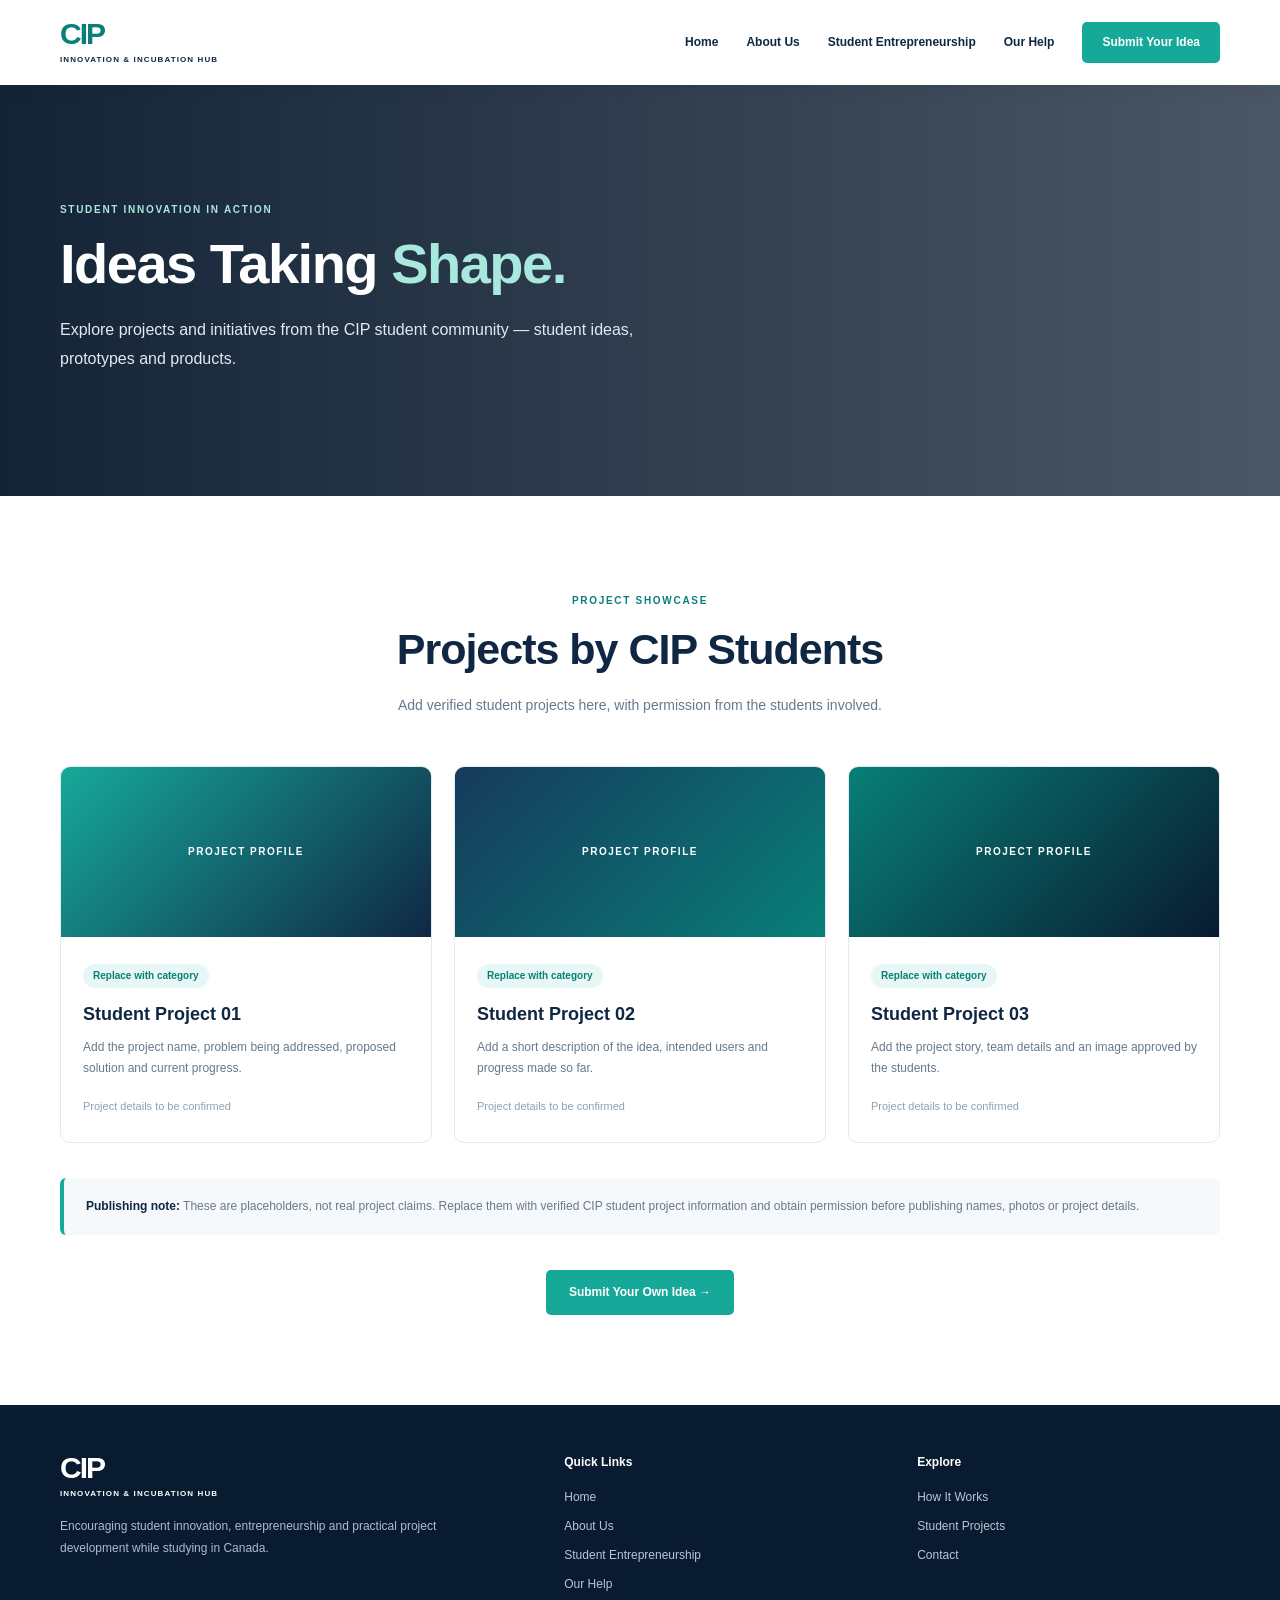
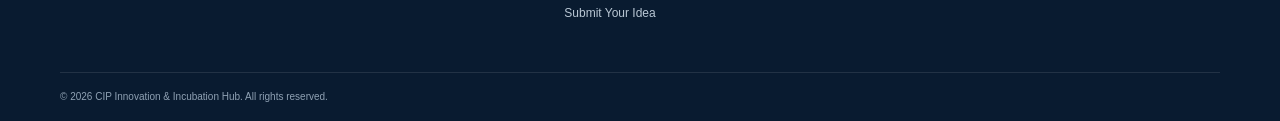
<file: projects.html>
<!DOCTYPE html>
<html lang="en">
<head>
    <meta charset="UTF-8">
    <meta name="viewport" content="width=device-width, initial-scale=1.0">

    <title>Student Projects | CIP Innovation & Incubation Hub</title>

    <link rel="stylesheet" href="styles.css">
</head>

<body>

<!-- ================= NAVIGATION (same as Home) ================= -->

<header class="site-header">
    <div class="container nav-wrap">

        <a href="index.html" class="brand">
            <span class="brand-mark">CIP</span>
            <span class="brand-sub">INNOVATION & INCUBATION HUB</span>
        </a>

        <button class="menu-toggle" id="menuToggle" aria-label="Toggle navigation" aria-expanded="false">
            ☰
        </button>

        <nav class="main-nav" id="mainNav">
            <a href="index.html">Home</a>
            <a href="about.html">About Us</a>
            <a href="index.html#student-entrepreneurship">Student Entrepreneurship</a>
            <a href="index.html#our-help">Our Help</a>
            <a href="submit-idea.html" class="nav-cta">Submit Your Idea</a>
        </nav>

    </div>
</header>


<main>

<!-- ================= PAGE INTRODUCTION ================= -->

<section class="page-hero">
    <div class="container">

        <span class="eyebrow eyebrow-light">STUDENT INNOVATION IN ACTION</span>

        <h1>
            Ideas Taking
            <span>Shape.</span>
        </h1>

        <p>
            Explore projects and initiatives from the CIP student
            community — student ideas, prototypes and products.
        </p>

    </div>
</section>


<!-- ================= STUDENT PROJECTS ================= -->

<section class="section section-light">
    <div class="container">

        <div class="section-heading">

            <span class="eyebrow">PROJECT SHOWCASE</span>

            <h2>Projects by CIP Students</h2>

            <p>
                Add verified student projects here,
                with permission from the students involved.
            </p>

        </div>


        <div class="project-grid">

            <article class="project-card">
                <div class="project-photo photo1">PROJECT PROFILE</div>
                <div class="project-body">
                    <span class="project-tag">Replace with category</span>
                    <h3>Student Project 01</h3>
                    <p>Add the project name, problem being addressed, proposed solution and current progress.</p>
                    <small>Project details to be confirmed</small>
                </div>
            </article>

            <article class="project-card">
                <div class="project-photo photo2">PROJECT PROFILE</div>
                <div class="project-body">
                    <span class="project-tag">Replace with category</span>
                    <h3>Student Project 02</h3>
                    <p>Add a short description of the idea, intended users and progress made so far.</p>
                    <small>Project details to be confirmed</small>
                </div>
            </article>

            <article class="project-card">
                <div class="project-photo photo3">PROJECT PROFILE</div>
                <div class="project-body">
                    <span class="project-tag">Replace with category</span>
                    <h3>Student Project 03</h3>
                    <p>Add the project story, team details and an image approved by the students.</p>
                    <small>Project details to be confirmed</small>
                </div>
            </article>

        </div>


        <div class="notice">
            <strong>Publishing note:</strong>
            These are placeholders, not real project claims.
            Replace them with verified CIP student project information
            and obtain permission before publishing names, photos or project details.
        </div>


        <p class="center">
            <a class="btn btn-primary" href="submit-idea.html">
                Submit Your Own Idea →
            </a>
        </p>

    </div>
</section>

</main>


<!-- ================= FOOTER (same as Home) ================= -->

<footer class="site-footer">

    <div class="container footer-main">

        <div>
            <a href="index.html" class="brand brand-footer">
                <span class="brand-mark">CIP</span>
                <span class="brand-sub">INNOVATION & INCUBATION HUB</span>
            </a>

            <p>
                Encouraging student innovation, entrepreneurship
                and practical project development while studying in Canada.
            </p>
        </div>

        <div class="footer-nav">
            <strong>Quick Links</strong>
            <a href="index.html">Home</a>
            <a href="about.html">About Us</a>
            <a href="index.html#student-entrepreneurship">Student Entrepreneurship</a>
            <a href="index.html#our-help">Our Help</a>
            <a href="submit-idea.html">Submit Your Idea</a>
        </div>

        <div class="footer-nav">
            <strong>Explore</strong>
            <a href="get-started.html">How It Works</a>
            <a href="projects.html">Student Projects</a>
            <a href="mailto:info@cipstudyabroad.com">Contact</a>
        </div>

    </div>

    <div class="container footer-bottom">
        © 2026 CIP Innovation & Incubation Hub. All rights reserved.
    </div>

</footer>


<!-- ================= MOBILE NAVIGATION ================= -->

<script>
    const menuToggle = document.getElementById("menuToggle");
    const mainNav = document.getElementById("mainNav");

    menuToggle.addEventListener("click", () => {
        mainNav.classList.toggle("open");
        menuToggle.setAttribute("aria-expanded", mainNav.classList.contains("open"));
    });

    document.querySelectorAll(".main-nav a").forEach((link) => {
        link.addEventListener("click", () => {
            mainNav.classList.remove("open");
            menuToggle.setAttribute("aria-expanded", "false");
        });
    });
</script>

</body>
</html>
</file>
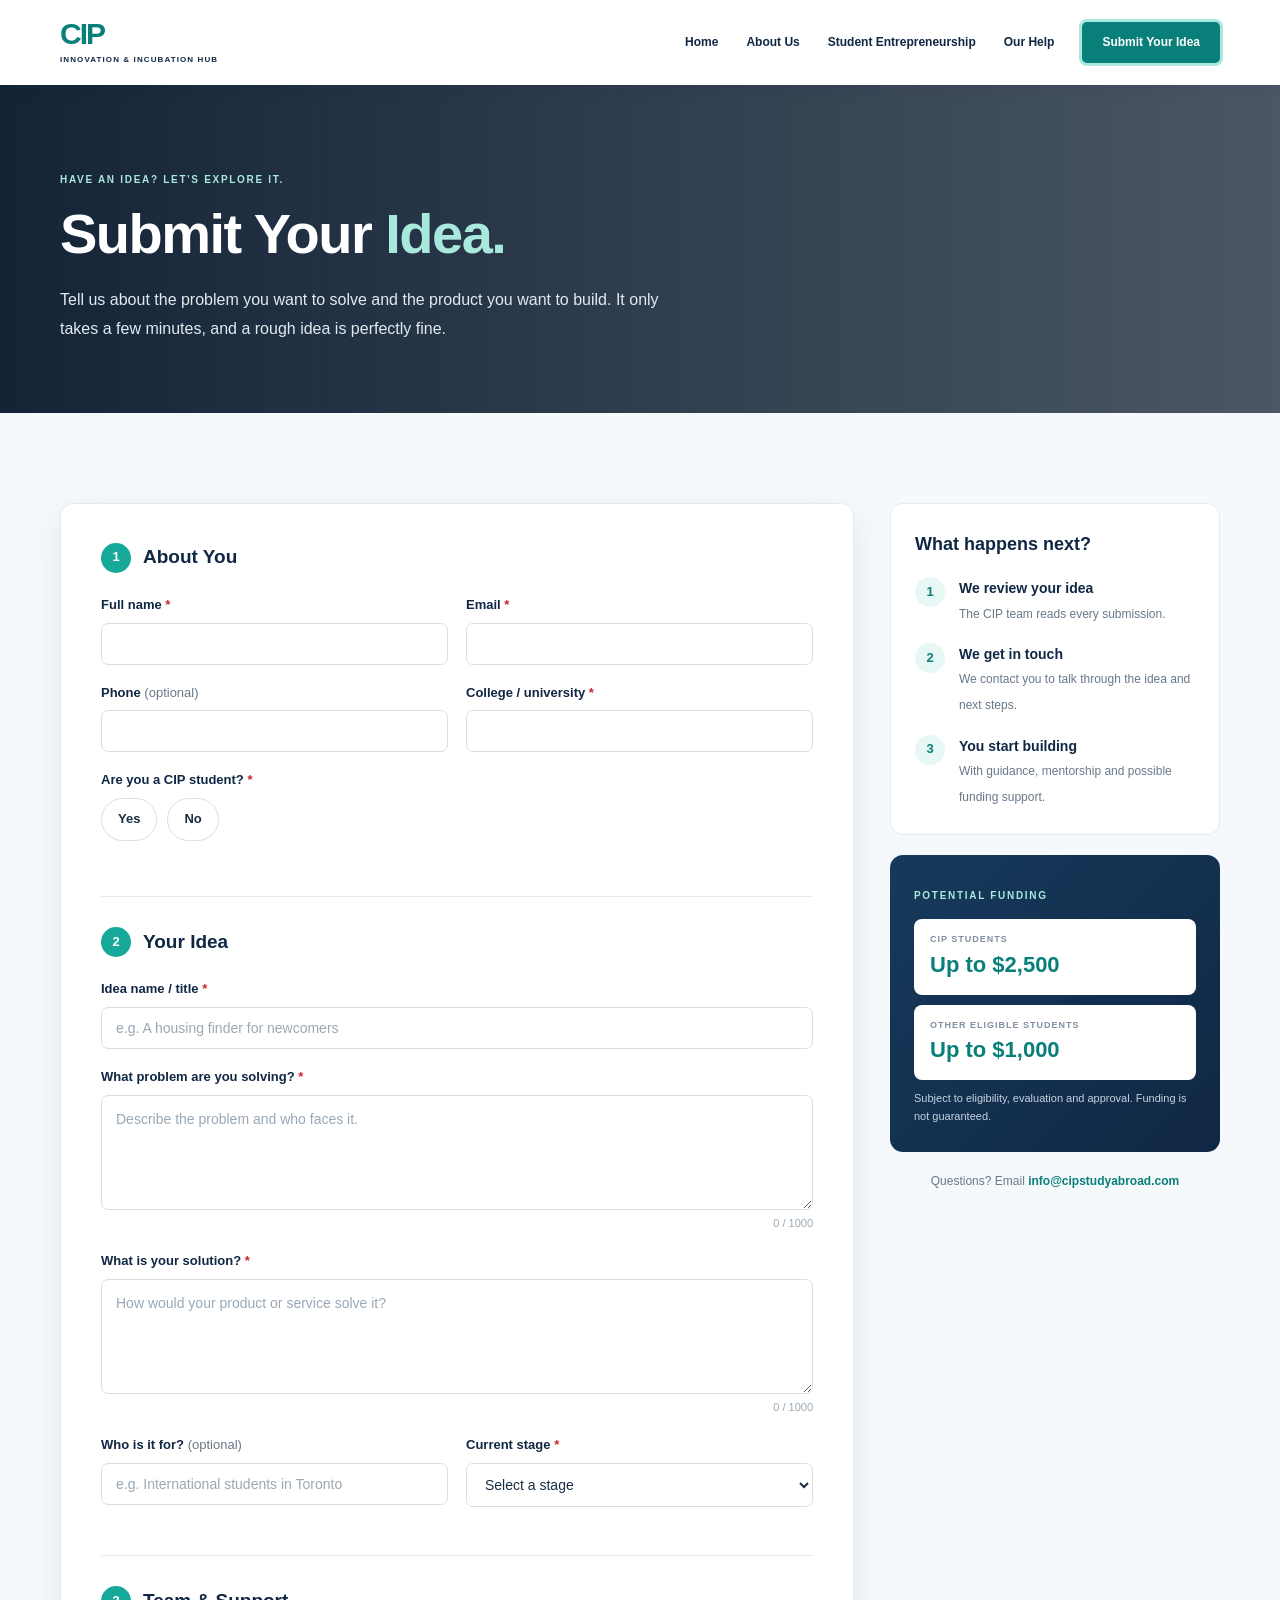
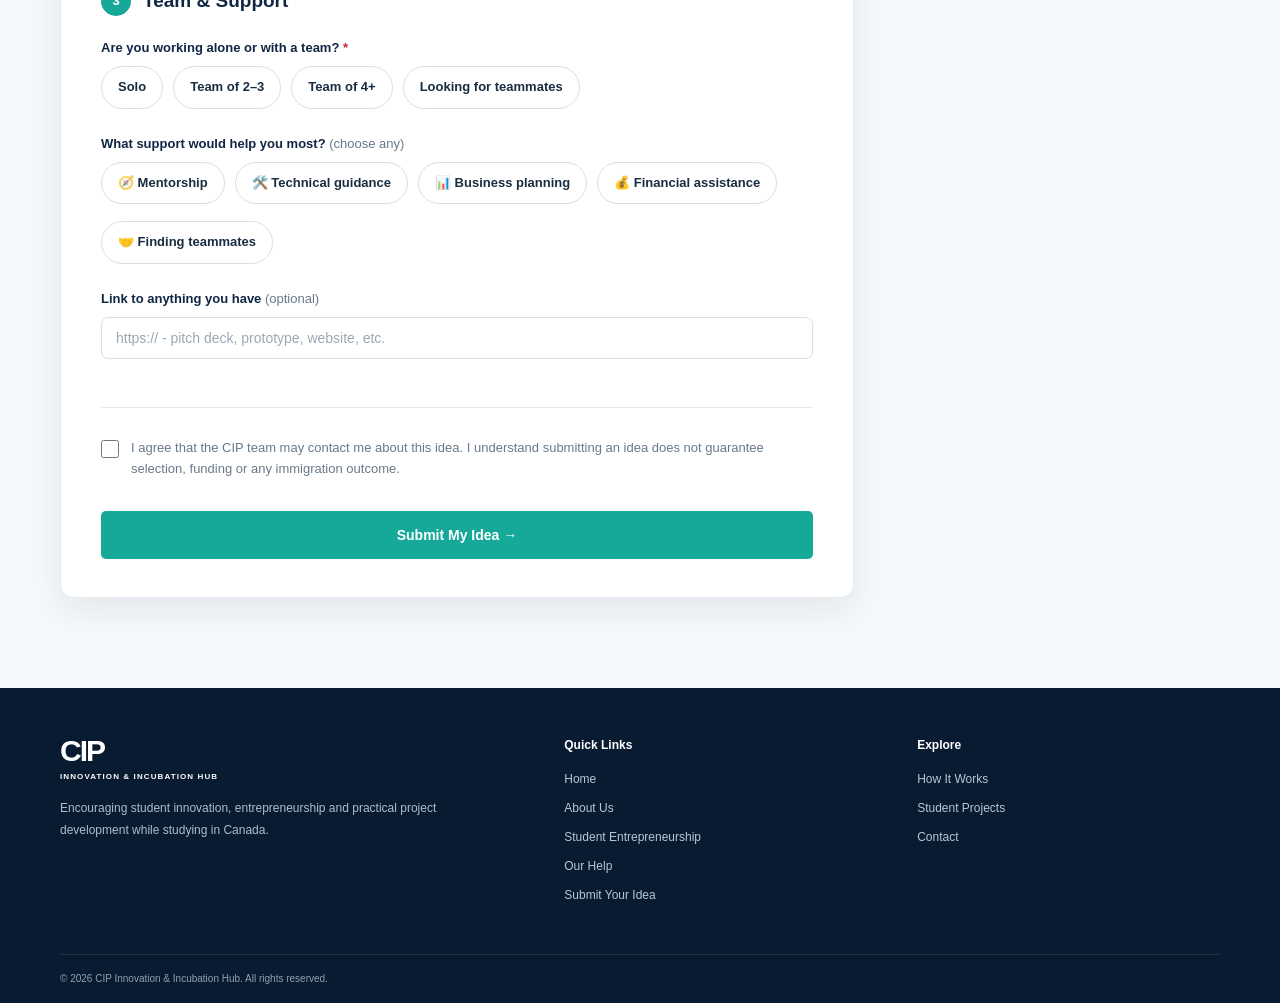
<file: submit-idea.html>
<!DOCTYPE html>
<html lang="en">
<head>
    <meta charset="UTF-8">
    <meta name="viewport" content="width=device-width, initial-scale=1.0">

    <meta name="description" content="Submit your idea to the CIP Innovation & Incubation Hub and get support to start building.">

    <title>Submit Your Idea | CIP Innovation & Incubation Hub</title>

    <link rel="stylesheet" href="styles.css">
</head>

<body>

<!-- ================= NAVIGATION (same as Home) ================= -->

<header class="site-header">
    <div class="container nav-wrap">

        <a href="index.html" class="brand">
            <span class="brand-mark">CIP</span>
            <span class="brand-sub">INNOVATION & INCUBATION HUB</span>
        </a>

        <button class="menu-toggle" id="menuToggle" aria-label="Toggle navigation" aria-expanded="false">
            ☰
        </button>

        <nav class="main-nav" id="mainNav">
            <a href="index.html">Home</a>
            <a href="about.html">About Us</a>
            <a href="index.html#student-entrepreneurship">Student Entrepreneurship</a>
            <a href="index.html#our-help">Our Help</a>
            <a href="submit-idea.html" class="nav-cta active" aria-current="page">Submit Your Idea</a>
        </nav>

    </div>
</header>


<main>

<!-- ================= PAGE INTRODUCTION ================= -->

<section class="page-hero page-hero-compact">
    <div class="container">

        <span class="eyebrow eyebrow-light">HAVE AN IDEA? LET'S EXPLORE IT.</span>

        <h1>
            Submit Your
            <span>Idea.</span>
        </h1>

        <p>
            Tell us about the problem you want to solve and the product
            you want to build. It only takes a few minutes, and a rough
            idea is perfectly fine.
        </p>

    </div>
</section>


<!-- ================= IDEA SUBMISSION FORM ================= -->

<section class="section section-tint">
    <div class="container form-layout">

        <div class="form-card">

            <!-- Form fields are sent to the email address set in FORM_ENDPOINT (see script below) -->
            <form id="ideaForm" novalidate>

                <!-- Settings for the email you receive -->
                <input type="hidden" name="_subject" value="New idea submission - CIP Innovation Hub">
                <input type="hidden" name="_template" value="table">

                <!-- Spam trap: real people never see or fill this -->
                <input type="text" name="_honey" class="honeypot" tabindex="-1" autocomplete="off" aria-hidden="true">


                <!-- STEP 1: ABOUT YOU -->

                <fieldset class="form-group">

                    <legend><span class="form-step">1</span> About You</legend>

                    <div class="form-row">

                        <div class="field">
                            <label for="fullName">Full name <em>*</em></label>
                            <input type="text" id="fullName" name="Full name" autocomplete="name" required>
                            <span class="field-error">Please enter your name.</span>
                        </div>

                        <div class="field">
                            <label for="email">Email <em>*</em></label>
                            <input type="email" id="email" name="email" autocomplete="email" required>
                            <span class="field-error">Please enter a valid email address.</span>
                        </div>

                    </div>

                    <div class="form-row">

                        <div class="field">
                            <label for="phone">Phone <span class="optional">(optional)</span></label>
                            <input type="tel" id="phone" name="Phone" autocomplete="tel">
                        </div>

                        <div class="field">
                            <label for="institution">College / university <em>*</em></label>
                            <input type="text" id="institution" name="College or university" required>
                            <span class="field-error">Please enter your college or university.</span>
                        </div>

                    </div>

                    <div class="field">
                        <span class="label">Are you a CIP student? <em>*</em></span>

                        <div class="choice-row">
                            <label class="choice">
                                <input type="radio" name="CIP student" value="Yes" required>
                                <span>Yes</span>
                            </label>

                            <label class="choice">
                                <input type="radio" name="CIP student" value="No">
                                <span>No</span>
                            </label>
                        </div>

                        <span class="field-error">Please choose one.</span>
                    </div>

                </fieldset>


                <!-- STEP 2: YOUR IDEA -->

                <fieldset class="form-group">

                    <legend><span class="form-step">2</span> Your Idea</legend>

                    <div class="field">
                        <label for="ideaTitle">Idea name / title <em>*</em></label>
                        <input type="text" id="ideaTitle" name="Idea title" maxlength="100"
                               placeholder="e.g. A housing finder for newcomers" required>
                        <span class="field-error">Please give your idea a short name.</span>
                    </div>

                    <div class="field">
                        <label for="problem">What problem are you solving? <em>*</em></label>
                        <textarea id="problem" name="Problem" rows="4" maxlength="1000"
                                  placeholder="Describe the problem and who faces it." required></textarea>
                        <span class="field-hint"><span data-count-for="problem">0</span> / 1000</span>
                        <span class="field-error">Please describe the problem.</span>
                    </div>

                    <div class="field">
                        <label for="solution">What is your solution? <em>*</em></label>
                        <textarea id="solution" name="Solution" rows="4" maxlength="1000"
                                  placeholder="How would your product or service solve it?" required></textarea>
                        <span class="field-hint"><span data-count-for="solution">0</span> / 1000</span>
                        <span class="field-error">Please describe your solution.</span>
                    </div>

                    <div class="form-row">

                        <div class="field">
                            <label for="audience">Who is it for? <span class="optional">(optional)</span></label>
                            <input type="text" id="audience" name="Target users"
                                   placeholder="e.g. International students in Toronto">
                        </div>

                        <div class="field">
                            <label for="stage">Current stage <em>*</em></label>
                            <select id="stage" name="Stage" required>
                                <option value="">Select a stage</option>
                                <option>Just an idea</option>
                                <option>Researching / validating</option>
                                <option>Building a prototype</option>
                                <option>Have early users</option>
                            </select>
                            <span class="field-error">Please select a stage.</span>
                        </div>

                    </div>

                </fieldset>


                <!-- STEP 3: TEAM & SUPPORT -->

                <fieldset class="form-group">

                    <legend><span class="form-step">3</span> Team &amp; Support</legend>

                    <div class="field">
                        <span class="label">Are you working alone or with a team? <em>*</em></span>

                        <div class="choice-row">
                            <label class="choice">
                                <input type="radio" name="Team" value="Solo" required>
                                <span>Solo</span>
                            </label>

                            <label class="choice">
                                <input type="radio" name="Team" value="Team of 2-3">
                                <span>Team of 2–3</span>
                            </label>

                            <label class="choice">
                                <input type="radio" name="Team" value="Team of 4+">
                                <span>Team of 4+</span>
                            </label>

                            <label class="choice">
                                <input type="radio" name="Team" value="Looking for teammates">
                                <span>Looking for teammates</span>
                            </label>
                        </div>

                        <span class="field-error">Please choose one.</span>
                    </div>

                    <div class="field">
                        <span class="label">What support would help you most? <span class="optional">(choose any)</span></span>

                        <div class="choice-row">
                            <label class="choice">
                                <input type="checkbox" name="Support needed" value="Mentorship">
                                <span>🧭 Mentorship</span>
                            </label>

                            <label class="choice">
                                <input type="checkbox" name="Support needed" value="Technical guidance">
                                <span>🛠️ Technical guidance</span>
                            </label>

                            <label class="choice">
                                <input type="checkbox" name="Support needed" value="Business planning">
                                <span>📊 Business planning</span>
                            </label>

                            <label class="choice">
                                <input type="checkbox" name="Support needed" value="Financial assistance">
                                <span>💰 Financial assistance</span>
                            </label>

                            <label class="choice">
                                <input type="checkbox" name="Support needed" value="Finding teammates">
                                <span>🤝 Finding teammates</span>
                            </label>
                        </div>
                    </div>

                    <div class="field">
                        <label for="link">Link to anything you have <span class="optional">(optional)</span></label>
                        <input type="url" id="link" name="Link" placeholder="https:// - pitch deck, prototype, website, etc.">
                        <span class="field-error">Please enter a full link starting with https://</span>
                    </div>

                </fieldset>


                <!-- CONSENT + SUBMIT -->

                <div class="field consent">
                    <label class="consent-label">
                        <input type="checkbox" id="consent" name="Consent" value="Yes" required>
                        <span>
                            I agree that the CIP team may contact me about this idea.
                            I understand submitting an idea does not guarantee
                            selection, funding or any immigration outcome.
                        </span>
                    </label>
                    <span class="field-error">Please tick this box to continue.</span>
                </div>

                <button type="submit" class="btn btn-primary btn-submit" id="submitBtn">
                    Submit My Idea →
                </button>

                <p class="form-status" id="formStatus" role="alert" hidden></p>

            </form>


            <!-- Shown after a successful submission -->

            <div class="form-success" id="formSuccess" hidden tabindex="-1">

                <div class="success-icon">🎉</div>

                <h2>Thank you! Your idea has been submitted.</h2>

                <p>
                    The CIP team will review your idea and
                    get in touch using the email you provided.
                </p>

                <div class="success-actions">
                    <a href="index.html" class="btn btn-primary">Back to Home</a>
                    <button type="button" class="btn btn-outline" id="submitAnother">Submit another idea</button>
                </div>

            </div>

        </div>


        <!-- ================= SIDEBAR ================= -->

        <aside class="form-sidebar">

            <div class="sidebar-card">

                <h3>What happens next?</h3>

                <ol class="next-steps">
                    <li>
                        <strong>We review your idea</strong>
                        <span>The CIP team reads every submission.</span>
                    </li>
                    <li>
                        <strong>We get in touch</strong>
                        <span>We contact you to talk through the idea and next steps.</span>
                    </li>
                    <li>
                        <strong>You start building</strong>
                        <span>With guidance, mentorship and possible funding support.</span>
                    </li>
                </ol>

            </div>


            <div class="sidebar-card sidebar-dark">

                <span class="eyebrow eyebrow-light">POTENTIAL FUNDING</span>

                <div class="sidebar-amount">
                    <small>CIP STUDENTS</small>
                    <strong>Up to $2,500</strong>
                </div>

                <div class="sidebar-amount">
                    <small>OTHER ELIGIBLE STUDENTS</small>
                    <strong>Up to $1,000</strong>
                </div>

                <p>
                    Subject to eligibility, evaluation and approval.
                    Funding is not guaranteed.
                </p>

            </div>


            <p class="sidebar-contact">
                Questions? Email
                <a href="mailto:info@cipstudyabroad.com">info@cipstudyabroad.com</a>
            </p>

        </aside>

    </div>
</section>

</main>


<!-- ================= FOOTER (same as Home) ================= -->

<footer class="site-footer">

    <div class="container footer-main">

        <div>
            <a href="index.html" class="brand brand-footer">
                <span class="brand-mark">CIP</span>
                <span class="brand-sub">INNOVATION & INCUBATION HUB</span>
            </a>

            <p>
                Encouraging student innovation, entrepreneurship
                and practical project development while studying in Canada.
            </p>
        </div>

        <div class="footer-nav">
            <strong>Quick Links</strong>
            <a href="index.html">Home</a>
            <a href="about.html">About Us</a>
            <a href="index.html#student-entrepreneurship">Student Entrepreneurship</a>
            <a href="index.html#our-help">Our Help</a>
            <a href="submit-idea.html">Submit Your Idea</a>
        </div>

        <div class="footer-nav">
            <strong>Explore</strong>
            <a href="get-started.html">How It Works</a>
            <a href="projects.html">Student Projects</a>
            <a href="mailto:info@cipstudyabroad.com">Contact</a>
        </div>

    </div>

    <div class="container footer-bottom">
        © 2026 CIP Innovation & Incubation Hub. All rights reserved.
    </div>

</footer>


<!-- ================= JAVASCRIPT ================= -->

<script>

    // ---------------------------------------------------------------
    // WHERE SUBMISSIONS ARE SENT
    // Submissions are emailed to this address through FormSubmit.co
    // (free, no account needed). Change the email here if needed.
    // The very first submission sends an activation email to this
    // address - open it and click "Activate Form" once.
    // ---------------------------------------------------------------
    const RECEIVING_EMAIL = "info@cipstudyabroad.com";
    const FORM_ENDPOINT = "https://formsubmit.co/ajax/" + RECEIVING_EMAIL;


    const form = document.getElementById("ideaForm");
    const submitBtn = document.getElementById("submitBtn");
    const formStatus = document.getElementById("formStatus");
    const formSuccess = document.getElementById("formSuccess");


    // CHARACTER COUNTERS

    document.querySelectorAll("[data-count-for]").forEach((counter) => {
        const box = document.getElementById(counter.dataset.countFor);
        box.addEventListener("input", () => {
            counter.textContent = box.value.length;
        });
    });


    // VALIDATION

    function fieldWrapper(input) {
        return input.closest(".field");
    }

    function checkField(input) {
        const wrapper = fieldWrapper(input);
        if (!wrapper) return true;

        let valid;

        if (input.type === "radio") {
            valid = !!form.querySelector(`input[name="${input.name}"]:checked`);
        } else if (input.type === "checkbox") {
            valid = !input.required || input.checked;
        } else {
            input.value = input.value.trimStart();
            valid = input.checkValidity() && (!input.required || input.value.trim() !== "");
        }

        wrapper.classList.toggle("has-error", !valid);
        return valid;
    }

    // Re-check a field as soon as the person fixes it
    form.querySelectorAll("input, textarea, select").forEach((input) => {
        const event = (input.type === "radio" || input.type === "checkbox" || input.tagName === "SELECT")
            ? "change" : "blur";

        input.addEventListener(event, () => {
            if (fieldWrapper(input)?.classList.contains("has-error") || event === "change") {
                checkField(input);
            }
        });

        input.addEventListener("input", () => {
            if (fieldWrapper(input)?.classList.contains("has-error")) {
                checkField(input);
            }
        });
    });


    // SUBMIT

    form.addEventListener("submit", async (event) => {
        event.preventDefault();
        formStatus.hidden = true;

        // Check every required field (and any filled-in email/link field)
        const inputs = form.querySelectorAll("input[required], textarea[required], select[required], input[type=url], input[type=email]");
        let firstInvalid = null;

        inputs.forEach((input) => {
            if (!checkField(input) && !firstInvalid) {
                firstInvalid = input;
            }
        });

        if (firstInvalid) {
            firstInvalid.focus();
            fieldWrapper(firstInvalid).scrollIntoView({ behavior: "smooth", block: "center" });
            return;
        }

        // Spam trap filled = silently stop
        if (form._honey.value) return;

        // Collect answers (several ticked boxes are joined into one line)
        const data = {};
        new FormData(form).forEach((value, key) => {
            data[key] = data[key] ? data[key] + ", " + value : value;
        });

        submitBtn.disabled = true;
        submitBtn.textContent = "Submitting…";

        try {
            const response = await fetch(FORM_ENDPOINT, {
                method: "POST",
                headers: {
                    "Content-Type": "application/json",
                    "Accept": "application/json"
                },
                body: JSON.stringify(data)
            });

            const result = await response.json().catch(() => ({}));

            if (!response.ok || result.success === "false" || result.success === false) {
                throw new Error(result.message || "Submission failed");
            }

            form.reset();
            document.querySelectorAll("[data-count-for]").forEach((c) => c.textContent = "0");
            form.hidden = true;
            formSuccess.hidden = false;
            formSuccess.focus();
            formSuccess.scrollIntoView({ behavior: "smooth", block: "center" });

        } catch (error) {
            formStatus.hidden = false;
            formStatus.innerHTML =
                "Sorry, your idea could not be sent right now. Please try again in a moment, " +
                'or email it to <a href="mailto:' + RECEIVING_EMAIL + '">' + RECEIVING_EMAIL + "</a>.";
        } finally {
            submitBtn.disabled = false;
            submitBtn.textContent = "Submit My Idea →";
        }
    });


    // SUBMIT ANOTHER

    document.getElementById("submitAnother").addEventListener("click", () => {
        formSuccess.hidden = true;
        form.hidden = false;
        form.querySelector("input:not([type=hidden]):not(.honeypot)").focus();
    });


    // MOBILE NAVIGATION

    const menuToggle = document.getElementById("menuToggle");
    const mainNav = document.getElementById("mainNav");

    menuToggle.addEventListener("click", () => {
        mainNav.classList.toggle("open");
        menuToggle.setAttribute("aria-expanded", mainNav.classList.contains("open"));
    });

    document.querySelectorAll(".main-nav a").forEach((link) => {
        link.addEventListener("click", () => {
            mainNav.classList.remove("open");
            menuToggle.setAttribute("aria-expanded", "false");
        });
    });

</script>

</body>
</html>
</file>
<file: styles.css>
/* ================= GLOBAL STYLES ================= */

:root {
    --navy: #102744;
    --navy-deep: #091b30;
    --teal: #16a99a;
    --teal-dark: #087f78;
    --mint: #a9e8dc;
    --ink: #192d42;
    --muted: #68798a;
    --light: #f6f9fb;
    --line: #e4ebf0;
    --white: #ffffff;
    --shadow: 0 12px 35px rgba(10, 31, 53, 0.08);
    --emoji: "Segoe UI Emoji", "Apple Color Emoji", "Noto Color Emoji", sans-serif;
}

* {
    margin: 0;
    padding: 0;
    box-sizing: border-box;
}

html {
    scroll-behavior: smooth;
}

body {
    font-family: Arial, Helvetica, sans-serif;
    color: var(--ink);
    line-height: 1.6;
    background: #ffffff;
}

a {
    text-decoration: none;
    color: inherit;
}

button {
    font-family: inherit;
}

.container {
    width: min(1160px, calc(100% - 48px));
    margin: auto;
}


/* ================= NAVIGATION ================= */

.site-header {
    width: 100%;
    background: #ffffff;
    position: sticky;
    top: 0;
    z-index: 1000;
    box-shadow: 0 3px 15px rgba(10, 31, 53, 0.06);
}

.nav-wrap {
    min-height: 85px;
    display: flex;
    justify-content: space-between;
    align-items: center;
    gap: 30px;
}

.brand {
    display: flex;
    flex-direction: column;
    align-items: flex-start;
    color: var(--navy);
    flex-shrink: 0;
}

.brand-mark {
    font-size: 30px;
    font-weight: 900;
    line-height: 1;
    color: var(--teal-dark);
    letter-spacing: -2px;
}

.brand-sub {
    font-size: 8px;
    font-weight: 800;
    letter-spacing: 1.1px;
    margin-top: 5px;
}

.main-nav {
    display: flex;
    align-items: center;
    gap: 28px;
}

.main-nav a {
    position: relative;
    font-size: 12px;
    font-weight: 700;
    color: var(--navy);
    transition: color 0.2s, background 0.2s;
}

.main-nav a:hover,
.main-nav a.active {
    color: var(--teal-dark);
}

/* ACTIVE PAGE / SECTION: teal underline under the current menu item */
.main-nav a:not(.nav-cta)::after {
    content: "";
    position: absolute;
    left: 0;
    right: 0;
    bottom: -8px;
    height: 2px;
    border-radius: 2px;
    background: var(--teal);
    transform: scaleX(0);
    transition: transform 0.25s;
}

.main-nav a.active:not(.nav-cta)::after {
    transform: scaleX(1);
}

/* FEEDBACK 3: "Submit Your Idea" nav button */
.main-nav a.nav-cta {
    background: var(--teal);
    color: #ffffff;
    padding: 11px 20px;
    border-radius: 5px;
}

.main-nav a.nav-cta:hover {
    background: var(--teal-dark);
    color: #ffffff;
}

/* When you are ON the Submit Your Idea page */
.main-nav a.nav-cta.active {
    background: var(--teal-dark);
    color: #ffffff;
    box-shadow: 0 0 0 3px var(--mint);
}

.menu-toggle {
    display: none;
    background: none;
    border: none;
    font-size: 27px;
    color: var(--navy);
    cursor: pointer;
}


/* ================= BUTTONS ================= */

.btn {
    display: inline-flex;
    align-items: center;
    justify-content: center;
    padding: 13px 23px;
    border-radius: 5px;
    font-size: 12px;
    font-weight: 800;
    transition: 0.25s;
    cursor: pointer;
}

.btn-primary {
    background: var(--teal);
    color: #ffffff;
}

.btn-primary:hover {
    background: var(--teal-dark);
    transform: translateY(-2px);
}

.btn-light {
    background: #ffffff;
    color: var(--navy);
}

.btn-light:hover {
    background: var(--mint);
}


/* ================= HERO SLIDESHOW ================= */

/* All slides are stacked in the same grid cell, so the hero grows to fit
   the tallest slide and text/buttons are never cut off at the bottom. */
.hero {
    display: grid;
    min-height: 600px;
    position: relative;
    overflow: hidden;
    background: var(--navy);
}

.hero-slide {
    grid-area: 1 / 1;
    position: relative;

    /* Centre the text vertically */
    display: flex;
    align-items: center;

    opacity: 0;
    visibility: hidden;
    transition: opacity 0.7s ease;
    background-image: var(--hero-image);
    background-size: cover;
    background-position: center;
}

.hero-slide.active {
    opacity: 1;
    visibility: visible;
    z-index: 1;
}

.hero-overlay {
    position: absolute;
    inset: 0;
    background: linear-gradient(
        90deg,
        rgba(5, 22, 42, 0.93),
        rgba(5, 22, 42, 0.72),
        rgba(5, 22, 42, 0.20)
    );
}

.hero-content {
    position: relative;
    z-index: 2;
    /* Even space top and bottom; the bottom keeps room for ‹ 1 2 3 › */
    padding: 70px 0 120px;
    color: #ffffff;
}

.eyebrow {
    display: inline-block;
    color: var(--teal-dark);
    font-size: 10px;
    font-weight: 900;
    letter-spacing: 1.7px;
    margin-bottom: 15px;
}

.eyebrow-light {
    color: var(--mint);
}

.hero h1 {
    max-width: 780px;
    font-size: clamp(34px, 4.6vw, 58px);
    font-weight: 850;
    line-height: 1.12;
    letter-spacing: -2px;
    margin-bottom: 22px;
}

.hero h1 span {
    color: var(--mint);
}

.hero-content p {
    max-width: 620px;
    font-size: 16px;
    line-height: 1.8;
    color: #e2eaf1;
    margin-bottom: 30px;
}


/* FEEDBACK 1: SLIDE CONTROLS  ‹ 1 2 3 › */

.hero-controls {
    position: absolute;
    bottom: 35px;
    left: 50%;
    transform: translateX(-50%);
    z-index: 10;

    display: flex;
    align-items: center;
    gap: 12px;
}

.slider-arrow,
.slide-dot {
    width: 38px;
    height: 38px;

    border-radius: 50%;
    border: 1px solid #ffffff;

    background: transparent;
    color: #ffffff;

    font-size: 12px;
    font-weight: 800;

    cursor: pointer;
    transition: 0.2s;
}

.slider-arrow {
    font-size: 14px;
    background: rgba(255, 255, 255, 0.12);
}

.slider-arrow:hover {
    background: var(--teal);
    border-color: var(--teal);
    color: #ffffff;
}

.slide-dot:hover,
.slide-dot.active {
    background: #ffffff;
    color: var(--navy);
}


/* HERO BOTTOM TEXT */

.hero-bottom {
    position: absolute;
    bottom: 45px;
    right: 7%;
    z-index: 5;

    display: flex;
    align-items: center;
    gap: 13px;

    font-size: 9px;
    font-weight: 800;
    letter-spacing: 1.5px;
    color: #ffffff;
}

.hero-bottom i {
    width: 20px;
    height: 1px;
    background: var(--mint);
}


/* ================= GENERAL SECTIONS ================= */

.section {
    padding: 90px 0;
}

.section-light {
    background: #ffffff;
}

.section-tint {
    background: var(--light);
}

.section-heading {
    max-width: 760px;
    text-align: center;
    margin: 0 auto 48px;
}

.section-heading h2 {
    font-size: clamp(30px, 4vw, 43px);
    line-height: 1.2;
    color: var(--navy);
    letter-spacing: -1px;
    margin-bottom: 17px;
}

.section-heading p {
    font-size: 14px;
    color: var(--muted);
    line-height: 1.8;
}


/* ================= BENEFIT CARDS ================= */

.benefit-grid {
    display: grid;
    grid-template-columns: repeat(4, 1fr);
    gap: 20px;
}

.benefit-card {
    background: #ffffff;
    border: 1px solid var(--line);
    border-radius: 9px;
    padding: 28px 23px;
    min-height: 300px;
    transition: 0.25s;
}

.benefit-card:hover {
    transform: translateY(-5px);
    box-shadow: var(--shadow);
    border-color: var(--mint);
}

/* FEEDBACK 2: colourful icons */
.benefit-icon {
    width: 52px;
    height: 52px;
    display: grid;
    place-items: center;

    background: #e7f7f5;

    font-family: var(--emoji);
    font-size: 27px;
    line-height: 1;
    border-radius: 12px;
    margin-bottom: 23px;
}

.card-index {
    display: block;
    font-size: 9px;
    font-weight: 850;
    letter-spacing: 1px;
    color: var(--teal-dark);
    margin-bottom: 12px;
}

.benefit-card h3 {
    font-size: 18px;
    line-height: 1.35;
    color: var(--navy);
    margin-bottom: 12px;
}

.benefit-card p {
    font-size: 12px;
    color: var(--muted);
    line-height: 1.8;
}

.disclaimer {
    font-size: 10px;
    line-height: 1.7;
    color: #7b8997;
    margin-top: 30px;
    text-align: center;
}


/* ================= WHAT WE CAN HELP YOU WITH ================= */

.support-section {
    background: var(--navy);
    color: #ffffff;
    position: relative;
    overflow: hidden;
}

.support-section::before {
    content: "";
    position: absolute;

    width: 450px;
    height: 450px;

    border: 1px solid rgba(125, 224, 208, 0.12);
    border-radius: 50%;

    right: -180px;
    top: -230px;

    box-shadow:
        0 0 0 55px rgba(125, 224, 208, 0.025),
        0 0 0 110px rgba(125, 224, 208, 0.02);
}

.section-heading-dark {
    position: relative;
    z-index: 1;
}

.section-heading-dark h2 {
    color: #ffffff;
}

.section-heading-dark p {
    color: #c5d2df;
}

.support-grid {
    display: grid;
    grid-template-columns: repeat(4, 1fr);
    gap: 18px;

    position: relative;
    z-index: 1;
}

.support-item {
    background: #ffffff;
    color: var(--ink);

    border-radius: 9px;
    padding: 27px 22px;

    min-height: 270px;
    transition: 0.25s;
}

.support-item:hover {
    transform: translateY(-5px);
    box-shadow: 0 15px 30px rgba(0, 0, 0, 0.15);
}

.support-number {
    font-size: 10px;
    color: #9ba9b8;
    font-weight: 850;
}

/* FEEDBACK 2: colourful icons */
.support-symbol {
    font-family: var(--emoji);
    font-size: 32px;
    line-height: 1;
    margin: 17px 0 14px;
}

.support-item h3 {
    font-size: 17px;
    line-height: 1.4;
    color: var(--navy);
    margin-bottom: 10px;
}

.support-item p {
    font-size: 12px;
    line-height: 1.8;
    color: var(--muted);
}

.support-footer {
    display: flex;
    align-items: center;
    justify-content: space-between;
    gap: 20px;

    margin-top: 35px;

    position: relative;
    z-index: 1;
}

.support-footer p {
    color: #dce6ee;
    font-size: 14px;
}

.support-footer p strong {
    color: #ffffff;
}


/* ================= YOUR IDEA SECTION ================= */

.idea-layout {
    display: grid;
    grid-template-columns: 1.03fr 0.97fr;
    align-items: center;
    gap: 64px;
}

.idea-copy h2 {
    font-size: clamp(32px, 4vw, 45px);
    line-height: 1.2;
    color: var(--navy);
    letter-spacing: -1px;
    margin-bottom: 20px;
}

.idea-copy h2 span {
    color: var(--teal-dark);
}

.idea-copy > p {
    color: var(--muted);
    font-size: 14px;
    line-height: 1.8;
    margin-bottom: 25px;
}

.mini-points {
    display: flex;
    flex-wrap: wrap;
    gap: 10px 18px;
    margin-top: 23px;
}

.mini-points span {
    font-size: 11px;
    color: #53677b;
    font-weight: 700;
}


/* FEEDBACK 5: CLICKABLE FUNDING CARD */

.funding-card {
    display: block;
    overflow: hidden;
    border-radius: 13px;
    background: var(--navy);
    color: #ffffff;
    box-shadow: 0 20px 45px rgba(16, 39, 68, 0.18);
    cursor: pointer;
    transition: transform 0.25s, box-shadow 0.25s;
}

.funding-card:hover {
    transform: translateY(-5px);
    box-shadow: 0 26px 55px rgba(16, 39, 68, 0.28);
}

.funding-card:focus-visible {
    outline: 3px solid var(--teal);
    outline-offset: 4px;
}

.funding-top {
    padding: 30px;
    background: linear-gradient(135deg, #163a5c, #102744);
}

.funding-top h3 {
    font-size: 23px;
    line-height: 1.2;
    margin: 10px 0;
}

.funding-top p {
    font-size: 13px;
    color: #cfdae5;
}

.funding-amounts {
    padding: 5px 20px 0;
}

.funding-row {
    display: flex;
    justify-content: space-between;
    align-items: center;

    background: #ffffff;
    color: var(--navy);

    padding: 17px 19px;
    margin: 12px 0;

    border-radius: 8px;
    transition: background 0.25s;
}

.funding-card:hover .funding-row {
    background: #f1fbf9;
}

.funding-row small {
    display: block;
    font-size: 9px;
    letter-spacing: 1px;
    font-weight: 850;
    color: #8290a0;
}

.funding-row strong {
    display: block;
    font-size: 25px;
    color: var(--teal-dark);
    margin-top: 3px;
}

.funding-arrow {
    font-size: 21px;
    color: var(--teal);
    transition: transform 0.25s;
}

.funding-card:hover .funding-arrow {
    transform: translate(3px, -3px);
}

.funding-note {
    font-size: 10px;
    line-height: 1.7;
    color: #c4d2df;
    padding: 8px 30px 12px;
}

.funding-cta {
    display: block;
    margin: 0 20px 22px;
    padding: 13px;
    border-radius: 6px;
    background: var(--teal);
    color: #ffffff;
    text-align: center;
    font-size: 12px;
    font-weight: 800;
    transition: background 0.25s;
}

.funding-card:hover .funding-cta {
    background: var(--teal-dark);
}


/* PRODUCT CALLOUT */

.product-callout {
    margin-top: 48px;

    display: flex;
    align-items: center;
    gap: 20px;

    padding: 24px 27px;

    border: 1px solid #dce9ed;
    background: #ffffff;
    border-radius: 10px;

    box-shadow: 0 8px 25px rgba(13, 38, 65, 0.04);

    transition: 0.25s;
}

.product-callout:hover {
    transform: translateY(-3px);
    box-shadow: var(--shadow);
}

.callout-icon {
    height: 48px;
    width: 48px;
    flex: 0 0 48px;

    border-radius: 50%;

    display: grid;
    place-items: center;

    background: #e7f7f5;

    font-family: var(--emoji);
    font-size: 24px;
}

.callout-copy {
    display: flex;
    flex-direction: column;
    flex: 1;
}

.callout-copy small {
    font-size: 9px;
    font-weight: 850;
    letter-spacing: 1.4px;
    color: var(--teal-dark);
}

.callout-copy strong {
    font-size: 18px;
    color: var(--navy);
    margin: 3px 0;
}

.callout-copy em {
    font-size: 12px;
    font-style: normal;
    color: var(--muted);
}

.callout-link {
    white-space: nowrap;
    color: var(--teal-dark);
    font-size: 12px;
    font-weight: 850;
}


/* ================= FOOTER ================= */

.site-footer {
    background: var(--navy-deep);
    color: #ffffff;
}

.footer-main {
    display: grid;
    grid-template-columns: 1.5fr 1fr 1fr;
    gap: 50px;
    padding: 48px 0;
}

.brand-footer {
    color: #ffffff;
    width: max-content;
}

.brand-footer .brand-mark {
    color: #ffffff;
}

.footer-main > div:first-child p {
    font-size: 12px;
    color: #aebdcb;
    max-width: 380px;
    margin-top: 15px;
    line-height: 1.8;
}

.footer-nav {
    display: flex;
    flex-direction: column;
    align-items: flex-start;
    gap: 10px;
}

.footer-nav strong {
    font-size: 12px;
    margin-bottom: 5px;
}

.footer-nav a {
    font-size: 12px;
    color: #b9c7d4;
}

.footer-nav a:hover {
    color: var(--mint);
}

.footer-bottom {
    border-top: 1px solid rgba(255, 255, 255, 0.1);
    padding: 16px 0;
    color: #8fa1b3;
    font-size: 10px;
}


/* ================= ABOUT US PAGE ================= */

.about-hero {
    background:
        linear-gradient(
            90deg,
            rgba(5, 22, 42, 0.94),
            rgba(5, 22, 42, 0.65)
        ),
        url("https://images.unsplash.com/photo-1521737711867-e3b97375f902?auto=format&fit=crop&w=2000&q=85")
        center/cover;

    color: #ffffff;
    padding: 100px 0;
}

.about-hero h1 {
    font-size: 48px;
    margin-bottom: 15px;
}

.about-hero p {
    max-width: 650px;
    color: #dce6ee;
    line-height: 1.8;
}

.about-content {
    padding: 80px 0;
}

.about-intro {
    max-width: 780px;
    margin: 0 auto 55px;
    text-align: center;
}

.about-intro h2 {
    color: var(--navy);
    font-size: 35px;
    margin-bottom: 15px;
}

.about-intro p {
    color: var(--muted);
    font-size: 14px;
    line-height: 1.8;
}


/* TEAM PROFILES */

.team-container {
    display: grid;
    grid-template-columns: repeat(3, 1fr);
    gap: 25px;
}

.team-card {
    text-align: center;
    padding: 30px 23px;

    border: 1px solid var(--line);
    border-radius: 10px;

    background: #ffffff;
    box-shadow: 0 8px 25px rgba(13, 38, 65, 0.04);

    transition: 0.25s;
}

.team-card:hover {
    transform: translateY(-5px);
    box-shadow: var(--shadow);
}

.team-card img {
    width: 135px;
    height: 135px;

    object-fit: cover;
    border-radius: 50%;

    margin-bottom: 18px;
}

.team-card h3 {
    color: var(--navy);
    font-size: 19px;
    margin-bottom: 5px;
}

.team-card .designation {
    color: var(--teal-dark);
    font-size: 12px;
    font-weight: 800;
    margin-bottom: 13px;
}

.team-card p {
    color: var(--muted);
    font-size: 12px;
    line-height: 1.8;
}


/* ================= INNER PAGE HERO (Submit Idea / Projects) ================= */

.page-hero {
    background:
        linear-gradient(
            90deg,
            rgba(5, 22, 42, 0.94),
            rgba(5, 22, 42, 0.72)
        ),
        url("https://images.unsplash.com/photo-1517245386807-bb43f82c33c4?auto=format&fit=crop&w=2000&q=85")
        center/cover;

    color: #ffffff;
    padding: 110px 0 95px;
}

.page-hero h1 {
    max-width: 760px;
    font-size: clamp(36px, 5vw, 56px);
    font-weight: 850;
    line-height: 1.12;
    letter-spacing: -1.5px;
    margin-bottom: 20px;
}

.page-hero h1 span {
    color: var(--mint);
}

.page-hero p {
    max-width: 640px;
    font-size: 16px;
    line-height: 1.8;
    color: #e2eaf1;
    margin-bottom: 28px;
}


/* ================= STEPS ================= */

.steps-grid {
    display: grid;
    grid-template-columns: repeat(4, 1fr);
    gap: 20px;
    counter-reset: step;
}

.step-card {
    position: relative;
    background: #ffffff;
    border: 1px solid var(--line);
    border-radius: 9px;
    padding: 28px 23px;
    transition: 0.25s;
}

.step-card:hover {
    transform: translateY(-5px);
    box-shadow: var(--shadow);
    border-color: var(--mint);
}

.step-number {
    width: 44px;
    height: 44px;
    display: grid;
    place-items: center;

    background: var(--teal);
    color: #ffffff;

    font-size: 14px;
    font-weight: 900;
    border-radius: 50%;
    margin-bottom: 20px;
}

.step-card h3 {
    font-size: 18px;
    color: var(--navy);
    margin-bottom: 10px;
}

.step-card p {
    font-size: 12px;
    color: var(--muted);
    line-height: 1.8;
}


/* ================= GUIDANCE + CONTACT CARD ================= */

.guidance-layout {
    display: grid;
    grid-template-columns: 1.1fr 0.9fr;
    align-items: center;
    gap: 64px;
}

.guidance-copy h2 {
    font-size: clamp(30px, 4vw, 40px);
    line-height: 1.2;
    color: var(--navy);
    letter-spacing: -1px;
    margin-bottom: 18px;
}

.guidance-copy p {
    color: var(--muted);
    font-size: 14px;
    line-height: 1.8;
    margin-bottom: 15px;
}

.cta-card {
    background: linear-gradient(135deg, #163a5c, #102744);
    color: #ffffff;
    border-radius: 13px;
    padding: 36px 32px;
    box-shadow: 0 20px 45px rgba(16, 39, 68, 0.18);
}

.cta-card-icon {
    width: 60px;
    height: 60px;
    display: grid;
    place-items: center;
    background: rgba(255, 255, 255, 0.1);
    border-radius: 14px;
    font-family: var(--emoji);
    font-size: 30px;
    margin-bottom: 20px;
}

.cta-card h3 {
    font-size: 23px;
    margin-bottom: 10px;
}

.cta-card p {
    font-size: 13px;
    color: #cfdae5;
    line-height: 1.8;
    margin-bottom: 24px;
}

.cta-card small {
    display: block;
    margin-top: 14px;
    font-size: 11px;
    color: #aebdcb;
}


/* ================= FUNDING SECTION (Submit Idea page) ================= */

.funding-options {
    display: grid;
    grid-template-columns: repeat(2, 1fr);
    gap: 20px;
    max-width: 760px;
    margin: 0 auto;
    position: relative;
    z-index: 1;
}

.funding-option {
    background: #ffffff;
    color: var(--navy);
    border-radius: 10px;
    padding: 28px;
    border: 2px solid transparent;
}

.funding-option.featured {
    border-color: var(--teal);
}

.funding-option span {
    display: block;
    font-size: 10px;
    font-weight: 850;
    letter-spacing: 1px;
    color: #8290a0;
}

.funding-option strong {
    display: block;
    font-size: 32px;
    color: var(--teal-dark);
    margin: 6px 0 8px;
}

.funding-option p {
    font-size: 12px;
    color: var(--muted);
}

.fineprint {
    text-align: center;
    font-size: 11px;
    color: #aebdcb;
    margin-top: 25px;
    position: relative;
    z-index: 1;
}


/* ================= STUDENT PROJECTS ================= */

.project-grid {
    display: grid;
    grid-template-columns: repeat(3, 1fr);
    gap: 22px;
}

.project-card {
    background: #ffffff;
    border: 1px solid var(--line);
    border-radius: 10px;
    overflow: hidden;
    transition: 0.25s;
}

.project-card:hover {
    transform: translateY(-5px);
    box-shadow: var(--shadow);
}

.project-photo {
    height: 170px;
    display: grid;
    place-items: center;
    color: #ffffff;
    font-size: 10px;
    font-weight: 850;
    letter-spacing: 1.5px;
}

.photo1 { background: linear-gradient(135deg, #16a99a, #102744); }
.photo2 { background: linear-gradient(135deg, #163a5c, #087f78); }
.photo3 { background: linear-gradient(135deg, #087f78, #091b30); }

.project-body {
    padding: 24px 22px;
}

.project-tag {
    display: inline-block;
    background: #e7f7f5;
    color: var(--teal-dark);
    font-size: 10px;
    font-weight: 800;
    padding: 4px 10px;
    border-radius: 20px;
    margin-bottom: 12px;
}

.project-body h3 {
    font-size: 18px;
    color: var(--navy);
    margin-bottom: 8px;
}

.project-body p {
    font-size: 12px;
    color: var(--muted);
    line-height: 1.8;
    margin-bottom: 12px;
}

.project-body small {
    font-size: 11px;
    color: #8fa1b3;
}

.notice {
    margin-top: 35px;
    padding: 18px 22px;
    background: var(--light);
    border-left: 4px solid var(--teal);
    border-radius: 6px;
    font-size: 12px;
    color: var(--muted);
    line-height: 1.8;
}

.notice strong {
    color: var(--navy);
}

.center {
    text-align: center;
    margin-top: 35px;
}


/* ================= RESPONSIVE DESIGN ================= */

/* ================= HOW IT WORKS: GUIDANCE (text only) ================= */

.guidance-copy-centered {
    max-width: 760px;
    margin: 0 auto;
    text-align: center;
}

.guidance-copy-centered .btn {
    margin-top: 12px;
}


/* ================= SUBMIT IDEA PAGE ================= */

.page-hero-compact {
    padding: 80px 0 70px;
}

.page-hero-compact p {
    margin-bottom: 0;
}

.form-layout {
    display: grid;
    grid-template-columns: minmax(0, 1fr) 330px;
    gap: 36px;
    align-items: start;
}

.form-card {
    background: #ffffff;
    border: 1px solid var(--line);
    border-radius: 13px;
    padding: 38px 40px;
    box-shadow: var(--shadow);
}

.form-group {
    min-width: 0;
    border: none;
    padding: 0 0 30px;
    margin: 0 0 30px;
    border-bottom: 1px solid var(--line);
}

.form-group legend {
    display: flex;
    align-items: center;
    gap: 12px;
    font-size: 19px;
    font-weight: 800;
    color: var(--navy);
    margin-bottom: 22px;
}

.form-step {
    width: 30px;
    height: 30px;
    display: grid;
    place-items: center;
    border-radius: 50%;
    background: var(--teal);
    color: #ffffff;
    font-size: 13px;
    font-weight: 900;
}

.form-row {
    display: grid;
    grid-template-columns: 1fr 1fr;
    gap: 18px;
}

.field {
    display: flex;
    flex-direction: column;
    margin-bottom: 18px;
}

.field label,
.field .label {
    font-size: 13px;
    font-weight: 700;
    color: var(--navy);
    margin-bottom: 7px;
}

.field em {
    color: #c9232b;
    font-style: normal;
}

.optional {
    font-weight: 400;
    color: var(--muted);
}

.field input[type="text"],
.field input[type="email"],
.field input[type="tel"],
.field input[type="url"],
.field select,
.field textarea {
    width: 100%;
    font-family: inherit;
    font-size: 14px;
    color: var(--ink);
    background: #ffffff;
    border: 1.5px solid #d5e0e8;
    border-radius: 7px;
    padding: 12px 14px;
    transition: border-color 0.2s, box-shadow 0.2s;
}

.field textarea {
    resize: vertical;
    min-height: 110px;
    line-height: 1.6;
}

.field input::placeholder,
.field textarea::placeholder {
    color: #9aa8b5;
}

.field input:focus,
.field select:focus,
.field textarea:focus {
    outline: none;
    border-color: var(--teal);
    box-shadow: 0 0 0 3px rgba(22, 169, 154, 0.15);
}

.field-hint {
    align-self: flex-end;
    font-size: 11px;
    color: #9aa8b5;
    margin-top: 5px;
}

.field-error {
    display: none;
    font-size: 12px;
    color: #c9232b;
    margin-top: 6px;
}

.field.has-error .field-error {
    display: block;
}

.field.has-error input,
.field.has-error select,
.field.has-error textarea {
    border-color: #c9232b;
}

.field.has-error .choice span {
    border-color: #e9a2a5;
}

/* Pill-style radio buttons and checkboxes */

.choice-row {
    display: flex;
    flex-wrap: wrap;
    gap: 10px;
}

.choice {
    position: relative;
    cursor: pointer;
}

.choice input {
    position: absolute;
    opacity: 0;
    width: 1px;
    height: 1px;
}

.choice span {
    display: inline-block;
    padding: 10px 16px;
    border: 1.5px solid #d5e0e8;
    border-radius: 30px;
    font-size: 13px;
    font-weight: 600;
    color: var(--ink);
    background: #ffffff;
    transition: 0.2s;
}

.choice:hover span {
    border-color: var(--teal);
}

.choice input:checked + span {
    background: #e7f7f5;
    border-color: var(--teal);
    color: var(--teal-dark);
}

.choice input:focus-visible + span {
    box-shadow: 0 0 0 3px rgba(22, 169, 154, 0.3);
}

.consent-label {
    display: flex !important;
    gap: 12px;
    align-items: flex-start;
    font-weight: 400 !important;
    font-size: 13px !important;
    line-height: 1.6;
    color: var(--muted) !important;
    cursor: pointer;
}

.consent-label input {
    width: 18px;
    height: 18px;
    margin-top: 2px;
    flex-shrink: 0;
    accent-color: var(--teal);
}

.btn-submit {
    width: 100%;
    padding: 16px;
    font-size: 14px;
    border: none;
    margin-top: 6px;
}

.btn-submit:disabled {
    opacity: 0.7;
    cursor: wait;
    transform: none;
}

.honeypot {
    position: absolute;
    left: -9999px;
}

.form-status {
    margin-top: 16px;
    padding: 14px 16px;
    border-radius: 7px;
    background: #fdecec;
    color: #9b1c22;
    font-size: 13px;
    line-height: 1.6;
}

.form-status a {
    text-decoration: underline;
    font-weight: 700;
}

/* Success message */

.form-success {
    text-align: center;
    padding: 30px 10px;
}

.form-success:focus {
    outline: none;
}

.success-icon {
    font-family: var(--emoji);
    font-size: 54px;
    margin-bottom: 16px;
}

.form-success h2 {
    color: var(--navy);
    font-size: 26px;
    margin-bottom: 12px;
}

.form-success p {
    color: var(--muted);
    font-size: 14px;
    max-width: 440px;
    margin: 0 auto 26px;
}

.success-actions {
    display: flex;
    flex-wrap: wrap;
    justify-content: center;
    gap: 12px;
}

.btn-outline {
    background: #ffffff;
    border: 1.5px solid var(--teal);
    color: var(--teal-dark);
}

.btn-outline:hover {
    background: #e7f7f5;
}

/* Sidebar */

.form-sidebar {
    position: sticky;
    top: 110px;
    display: flex;
    flex-direction: column;
    gap: 20px;
}

.sidebar-card {
    background: #ffffff;
    border: 1px solid var(--line);
    border-radius: 13px;
    padding: 26px 24px;
}

.sidebar-card h3 {
    font-size: 18px;
    color: var(--navy);
    margin-bottom: 18px;
}

.next-steps {
    list-style: none;
    counter-reset: next;
}

.next-steps li {
    counter-increment: next;
    position: relative;
    padding-left: 44px;
    margin-bottom: 18px;
}

.next-steps li:last-child {
    margin-bottom: 0;
}

.next-steps li::before {
    content: counter(next);
    position: absolute;
    left: 0;
    top: 0;
    width: 30px;
    height: 30px;
    display: grid;
    place-items: center;
    border-radius: 50%;
    background: #e7f7f5;
    color: var(--teal-dark);
    font-size: 13px;
    font-weight: 900;
}

.next-steps strong {
    display: block;
    font-size: 14px;
    color: var(--navy);
}

.next-steps span {
    font-size: 12px;
    color: var(--muted);
    line-height: 1.6;
}

.sidebar-dark {
    background: linear-gradient(135deg, #163a5c, #102744);
    border: none;
    color: #ffffff;
}

.sidebar-amount {
    background: #ffffff;
    border-radius: 8px;
    padding: 13px 16px;
    margin-bottom: 10px;
}

.sidebar-amount small {
    display: block;
    font-size: 9px;
    font-weight: 850;
    letter-spacing: 1px;
    color: #8290a0;
}

.sidebar-amount strong {
    display: block;
    font-size: 22px;
    color: var(--teal-dark);
}

.sidebar-dark p {
    font-size: 11px;
    color: #c4d2df;
    margin-top: 6px;
    line-height: 1.6;
}

.sidebar-contact {
    font-size: 12px;
    color: var(--muted);
    text-align: center;
}

.sidebar-contact a {
    color: var(--teal-dark);
    font-weight: 700;
}

@media (max-width: 950px) {

    .form-layout {
        grid-template-columns: 1fr;
    }

    .form-sidebar {
        position: static;
    }

}

@media (max-width: 560px) {

    .form-card {
        padding: 26px 20px;
    }

    .form-row {
        grid-template-columns: 1fr;
        gap: 0;
    }

    .page-hero-compact {
        padding: 55px 0 50px;
    }

}


/* Hide "IDEAS — COLLABORATION — INNOVATION" before it can collide with the slide buttons */
@media (max-width: 1100px) {

    .hero-bottom {
        display: none;
    }

}


@media (max-width: 1050px) {

    .main-nav {
        gap: 17px;
    }

    .main-nav a {
        font-size: 11px;
    }

    .benefit-grid,
    .support-grid,
    .steps-grid {
        grid-template-columns: repeat(2, 1fr);
    }

}


@media (max-width: 800px) {

    .menu-toggle {
        display: block;
    }

    .nav-wrap {
        min-height: 74px;
    }

    .main-nav {
        display: none;

        position: absolute;
        top: 74px;
        left: 0;
        right: 0;

        padding: 18px 24px;

        background: #ffffff;
        box-shadow: 0 15px 20px rgba(10, 31, 53, 0.1);

        flex-direction: column;
        align-items: stretch;
        gap: 0;
    }

    .main-nav.open {
        display: flex;
    }

    .main-nav a {
        padding: 12px 3px;
        border-bottom: 1px solid var(--line);
        font-size: 13px;
    }

    /* Mobile: show the active item with a left bar instead of an underline */
    .main-nav a:not(.nav-cta)::after {
        display: none;
    }

    .main-nav a.active:not(.nav-cta) {
        padding-left: 12px;
        border-left: 3px solid var(--teal);
        background: #e7f7f5;
    }

    .main-nav a.nav-cta {
        margin-top: 14px;
        padding: 13px;
        border-bottom: none;
        text-align: center;
    }

    .hero {
        min-height: 540px;
    }

    .hero-content {
        padding: 55px 0 110px;
    }

    .idea-layout {
        grid-template-columns: 1fr;
        gap: 35px;
    }

    .product-callout {
        align-items: flex-start;
        flex-wrap: wrap;
    }

    .callout-link {
        white-space: normal;
        margin-left: 68px;
    }

    .footer-main {
        grid-template-columns: 1fr 1fr;
    }

    .footer-main > div:first-child {
        grid-column: 1 / -1;
    }

    .team-container,
    .project-grid {
        grid-template-columns: repeat(2, 1fr);
    }

    .guidance-layout {
        grid-template-columns: 1fr;
        gap: 35px;
    }

    .page-hero {
        padding: 80px 0 70px;
    }

}


@media (max-width: 560px) {

    .container {
        width: calc(100% - 34px);
    }

    .section {
        padding: 65px 0;
    }

    .hero {
        min-height: 520px;
    }

    .hero-content {
        padding: 45px 0 100px;
    }

    .hero h1 {
        font-size: 33px;
        letter-spacing: -1px;
    }

    .hero-content p {
        font-size: 14px;
    }

    .hero-overlay {
        background: linear-gradient(
            90deg,
            rgba(5, 22, 42, 0.94),
            rgba(5, 22, 42, 0.70)
        );
    }

    .hero-controls {
        gap: 9px;
        bottom: 28px;
    }

    .slider-arrow,
    .slide-dot {
        width: 34px;
        height: 34px;
    }

    .benefit-grid,
    .support-grid,
    .team-container,
    .steps-grid,
    .project-grid,
    .funding-options {
        grid-template-columns: 1fr;
    }

    .page-hero {
        padding: 65px 0 55px;
    }

    .cta-card {
        padding: 28px 23px;
    }

    .benefit-card {
        min-height: 0;
    }

    .funding-top {
        padding: 25px 23px;
    }

    .funding-note {
        padding: 8px 23px 12px;
    }

    .product-callout {
        padding: 21px;
    }

    .callout-copy {
        flex-basis: calc(100% - 70px);
    }

    .support-footer {
        align-items: flex-start;
        flex-direction: column;
    }

    .footer-main {
        grid-template-columns: 1fr;
        gap: 28px;
    }

    .footer-main > div:first-child {
        grid-column: auto;
    }

    .about-hero {
        padding: 75px 0;
    }

    .about-hero h1 {
        font-size: 38px;
    }

}
</file>
